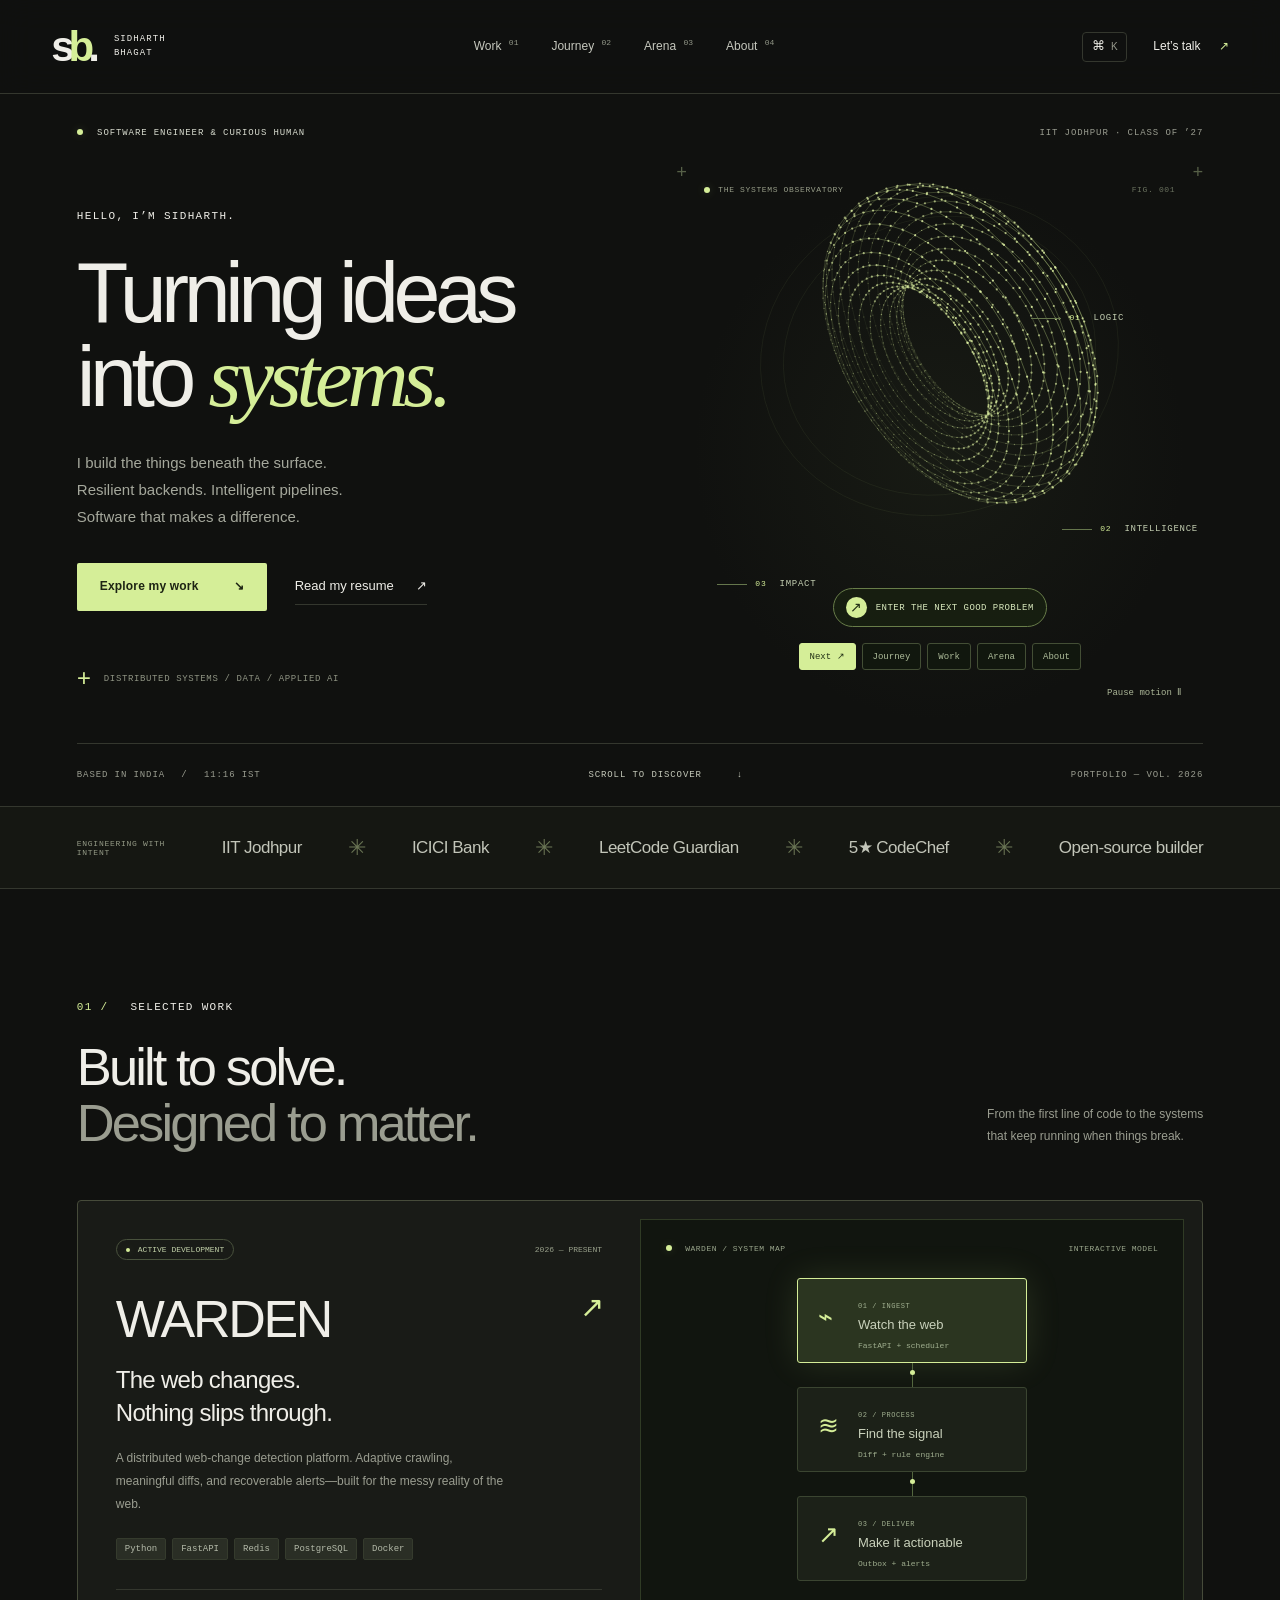
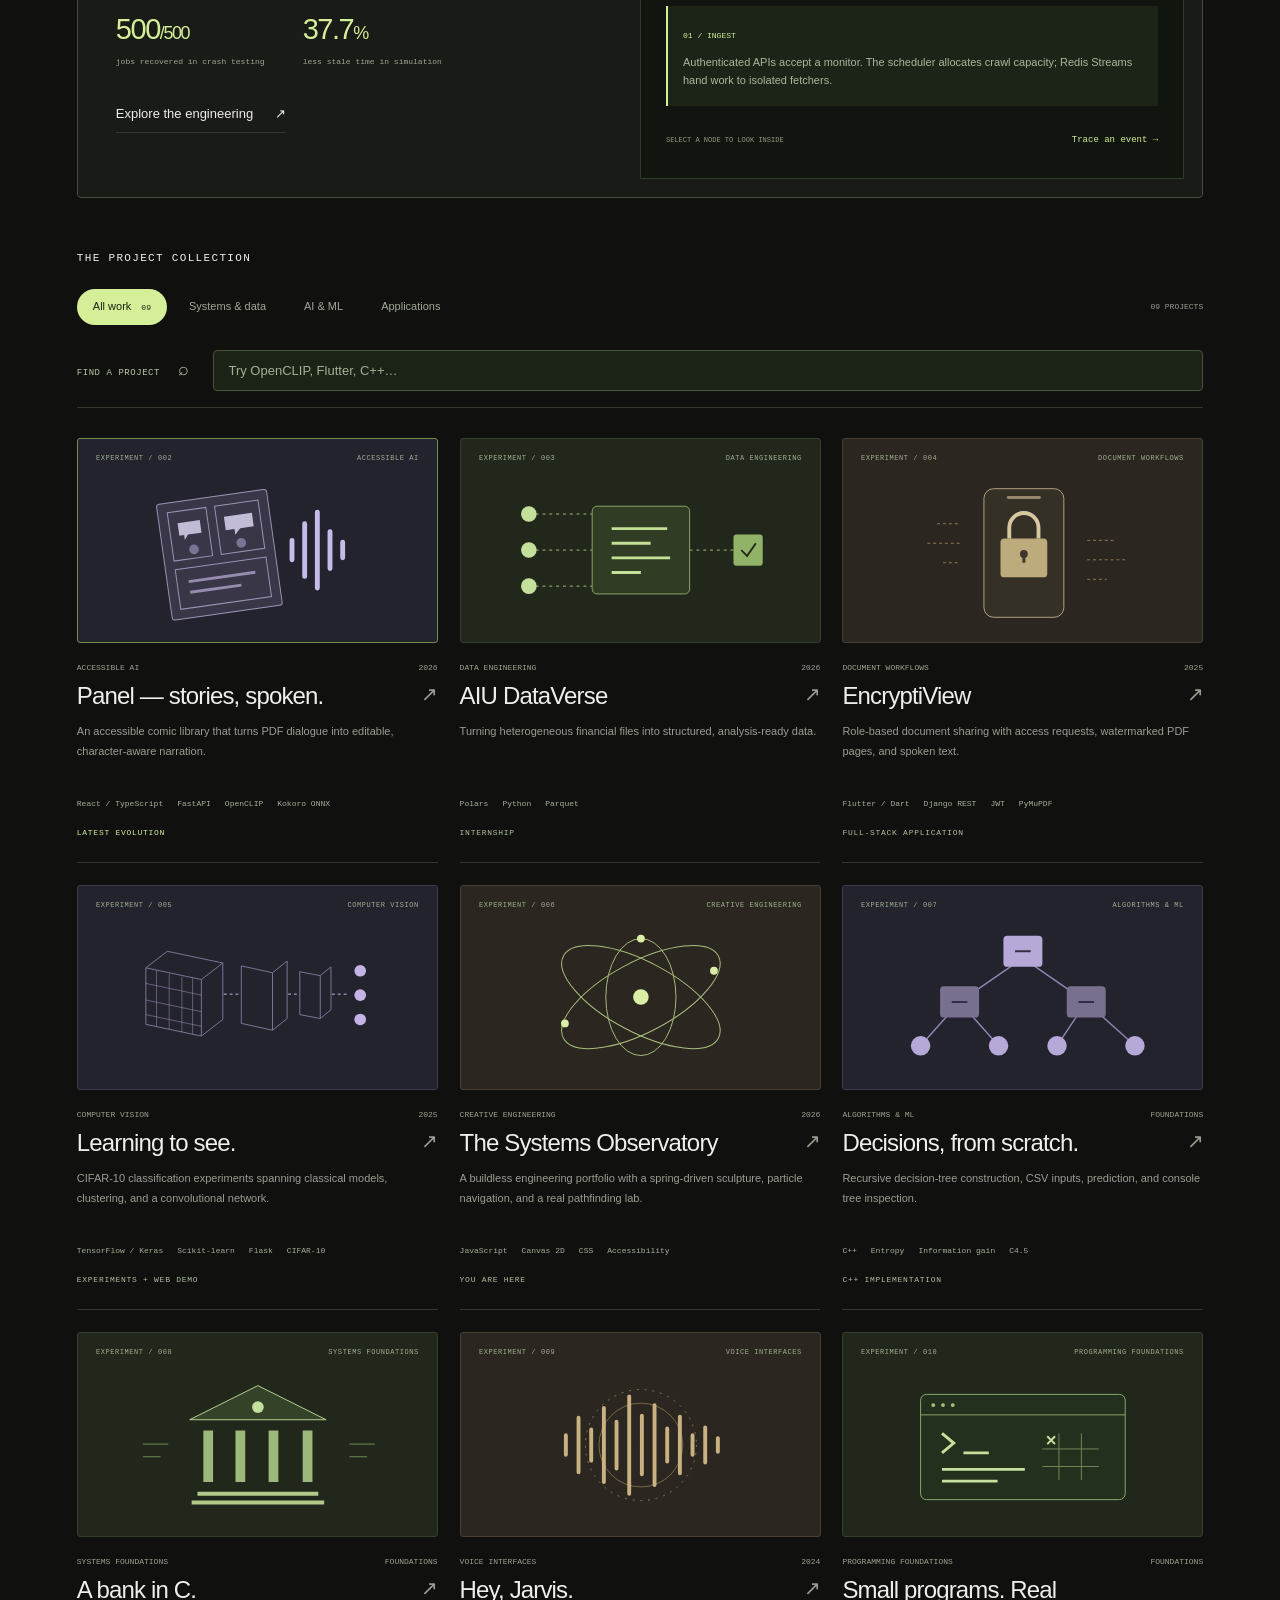
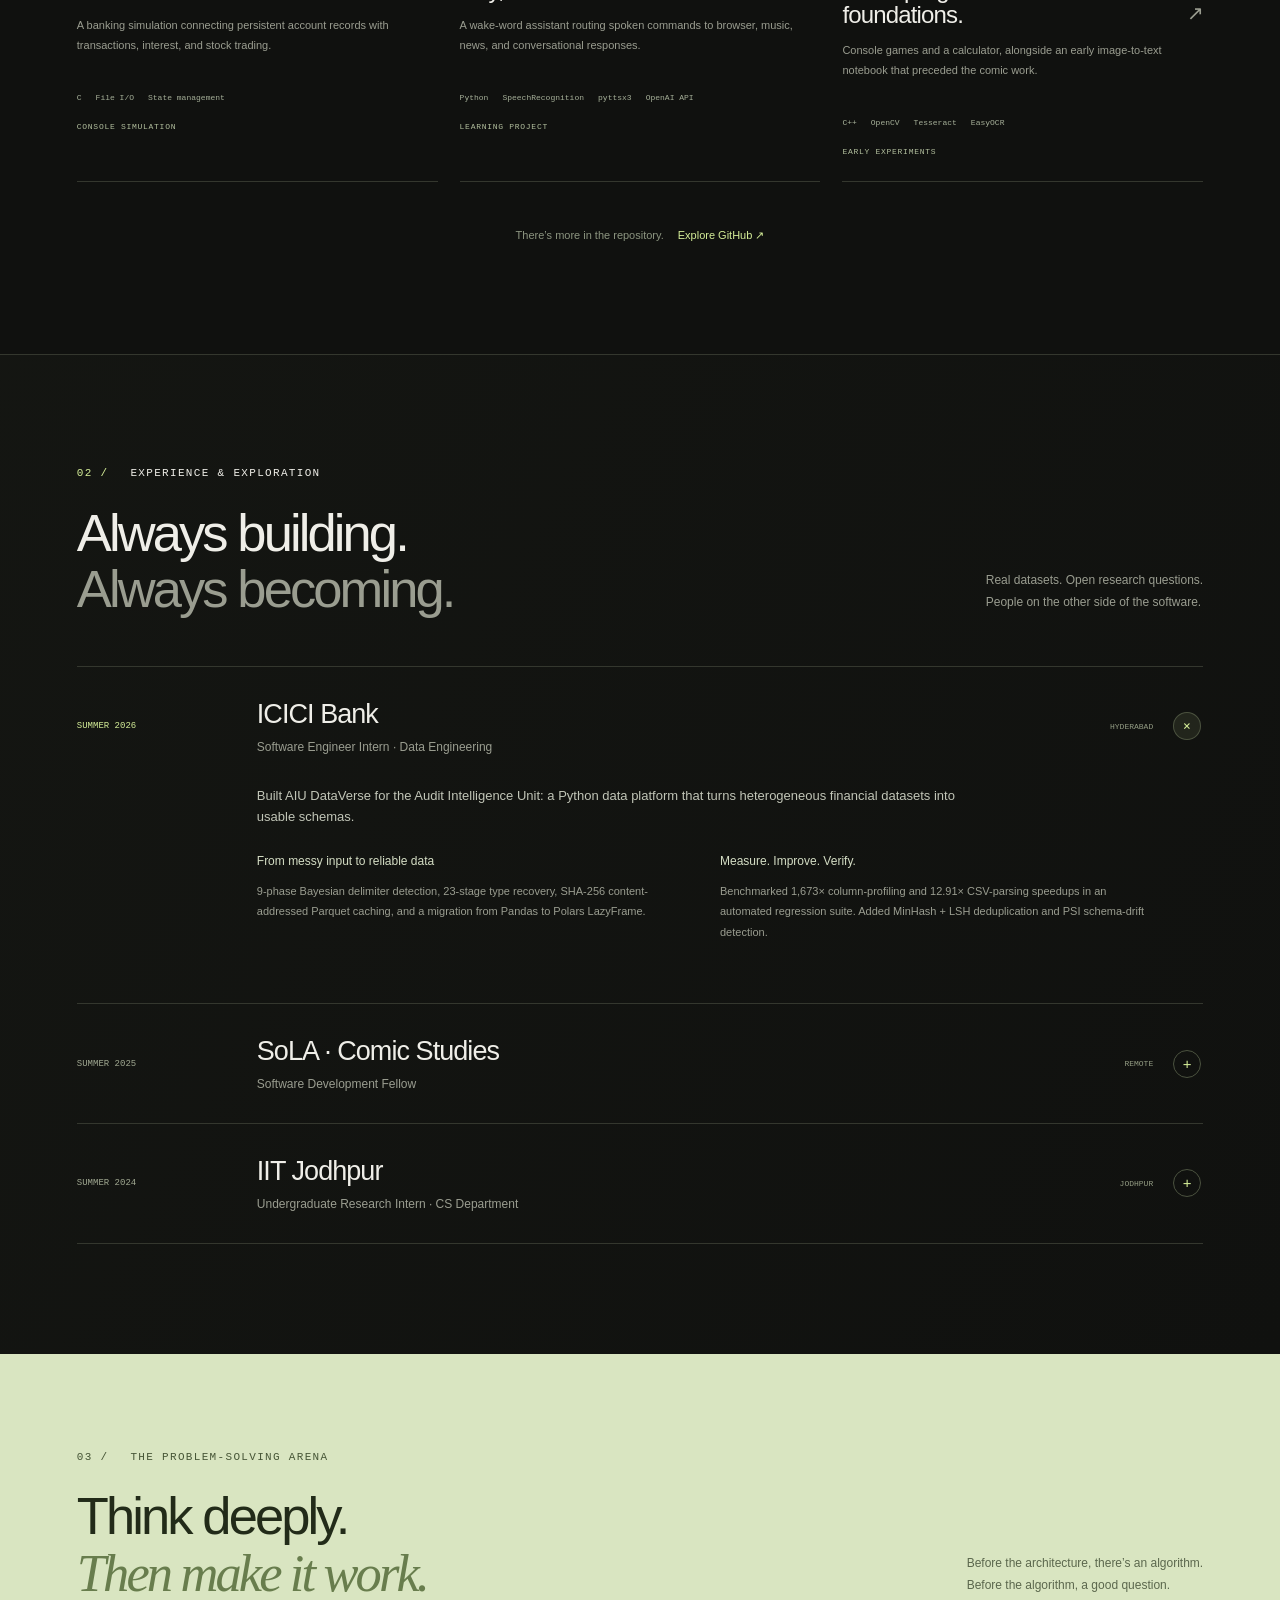
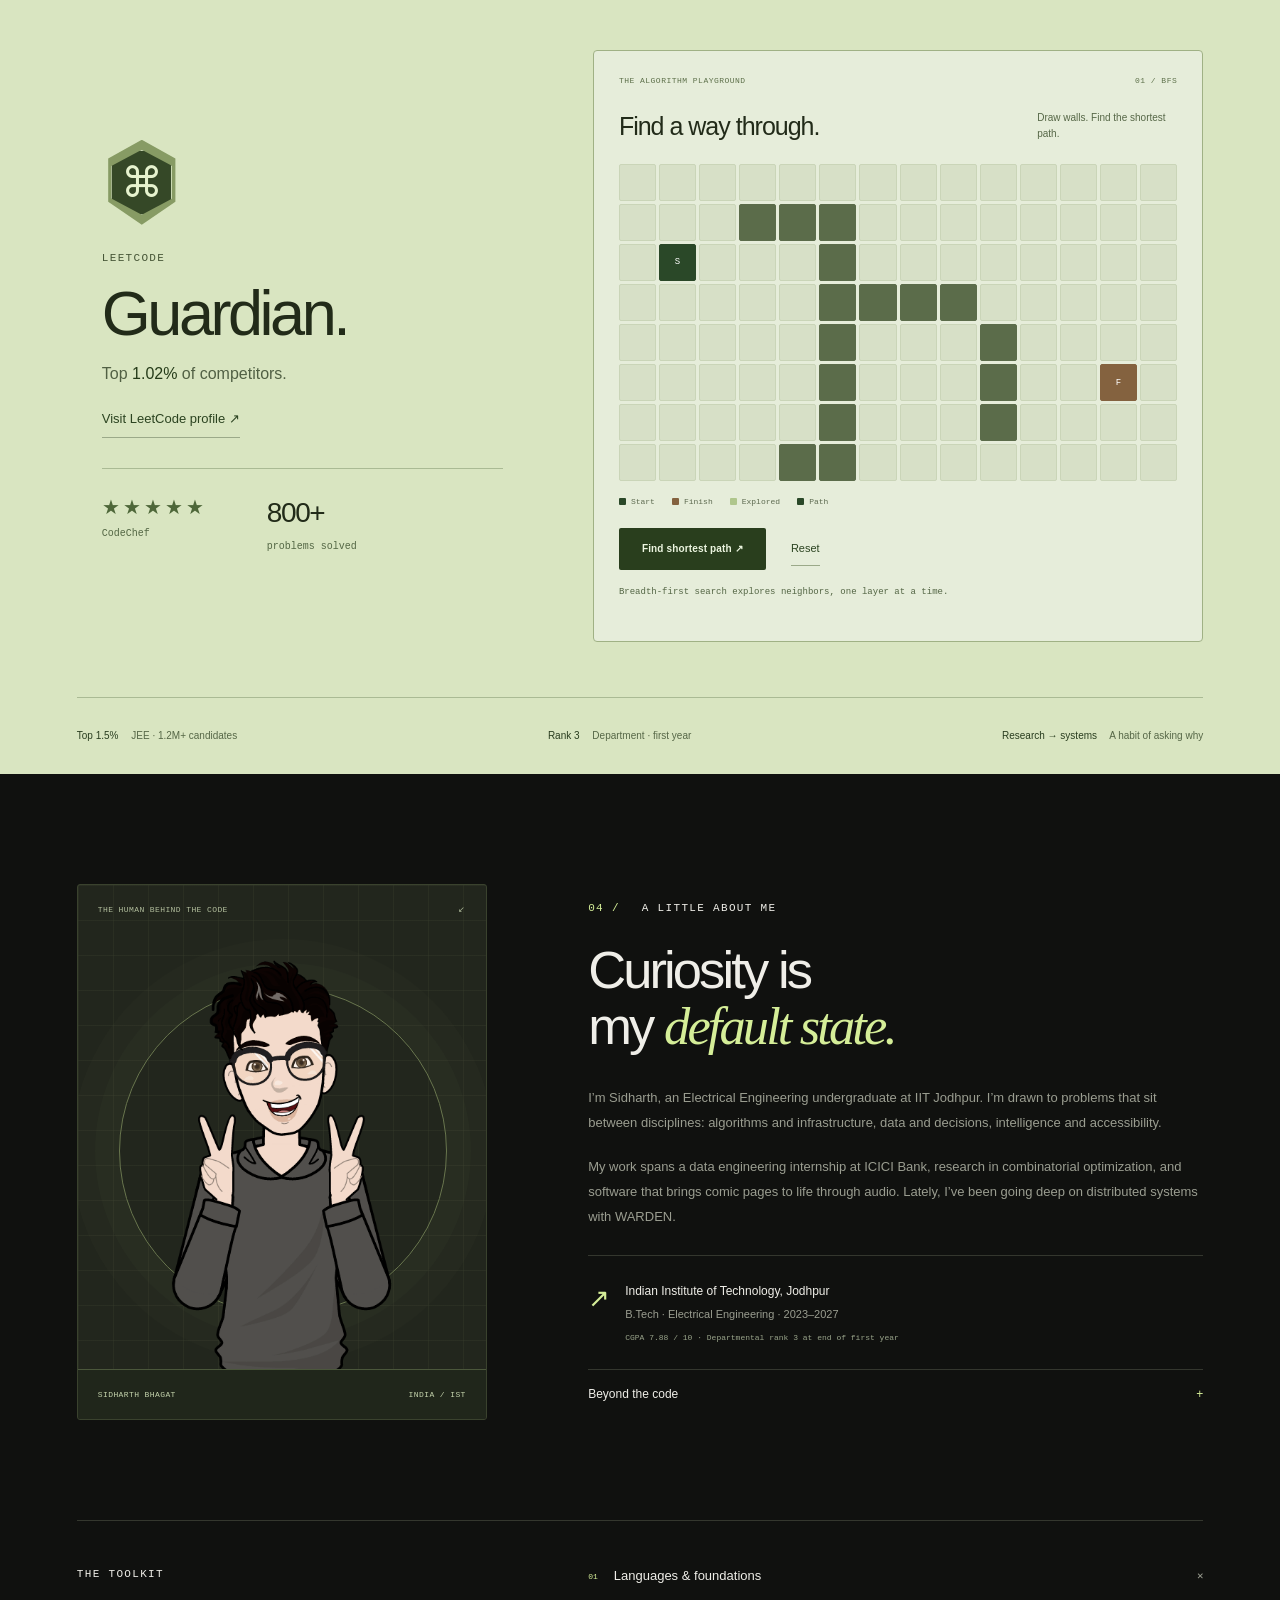
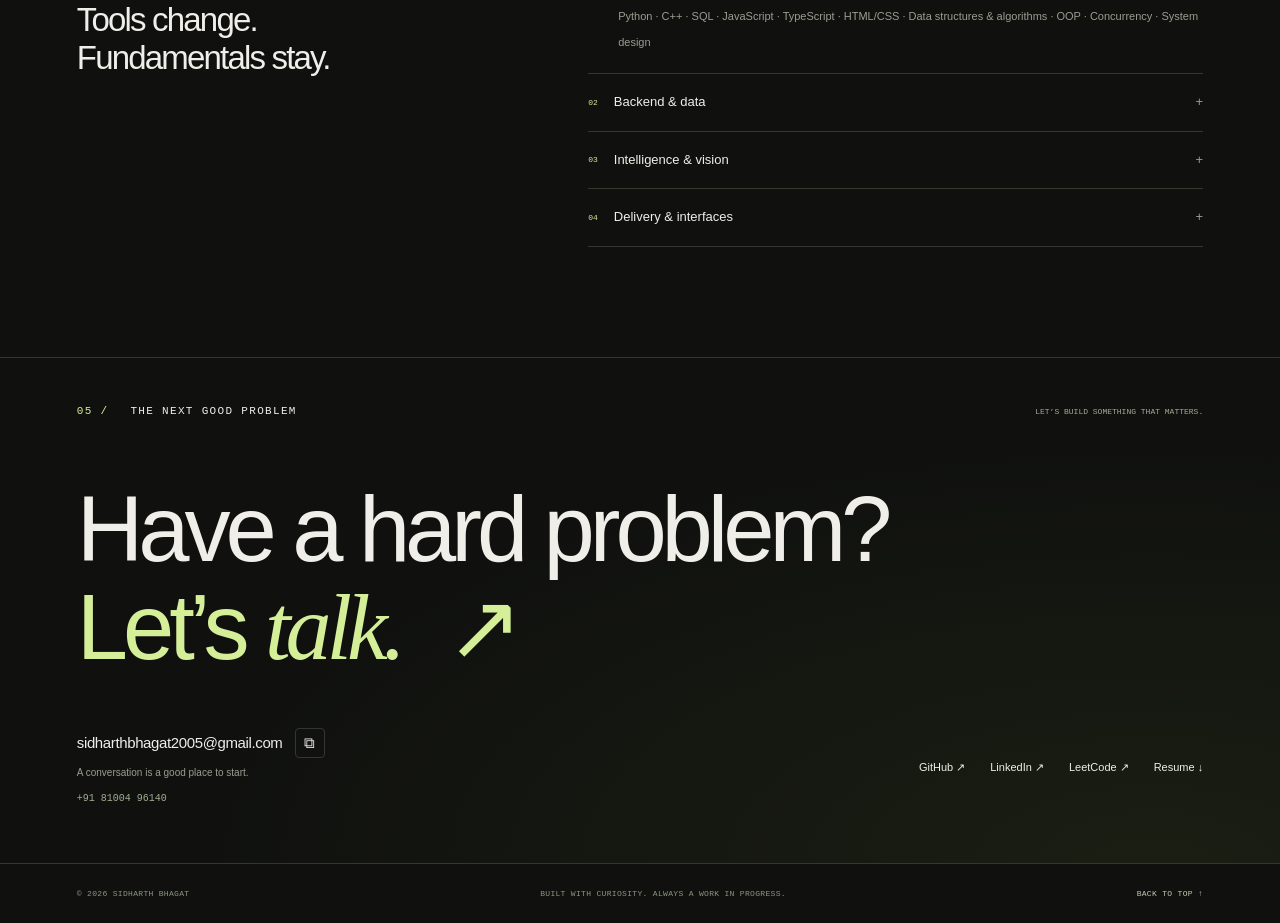
<file: index.html>
<!doctype html>
<html lang="en">
  <head>
    <meta charset="utf-8" />
    <meta name="viewport" content="width=device-width, initial-scale=1" />
    <meta name="theme-color" content="#10110f" />
    <meta
      name="description"
      content="Sidharth Bhagat — software engineer at the intersection of distributed systems, data engineering, and machine learning. IIT Jodhpur, class of 2027."
    />
    <meta property="og:title" content="Sidharth Bhagat — Ideas into systems." />
    <meta
      property="og:description"
      content="Explore distributed systems, accessible AI, and the engineering behind them."
    />
    <meta property="og:type" content="website" />
    <meta property="og:url" content="https://sidharth8100.github.io/" />
    <meta
      property="og:image"
      content="https://sidharth8100.github.io/assets/social-preview.png"
    />
    <meta name="twitter:card" content="summary_large_image" />
    <link rel="canonical" href="https://sidharth8100.github.io/" />
    <link rel="icon" href="assets/favicon.svg" type="image/svg+xml" />
    <link rel="stylesheet" href="styles.css" />
    <script src="script.js" defer></script>
    <script src="observatory.js" defer></script>
    <title>Sidharth Bhagat — Ideas into systems.</title>
  </head>
  <body>
    <a class="skip-link" href="#main">Skip to content</a>
    <div class="reading-progress" aria-hidden="true"></div>
    <header class="site-header">
      <a class="identity" href="#home" aria-label="Sidharth Bhagat, home"
        ><span class="monogram">s<span>b</span>.</span
        ><span class="identity-name">SIDHARTH<br />BHAGAT</span></a
      >
      <nav aria-label="Main navigation">
        <a href="#work">Work <span>01</span></a
        ><a href="#journey">Journey <span>02</span></a
        ><a href="#arena">Arena <span>03</span></a
        ><a href="#about">About <span>04</span></a>
      </nav>
      <div class="header-actions">
        <button
          class="icon-button command-trigger"
          aria-label="Open quick navigation"
          title="Quick navigation (Ctrl or Command + K)"
        >
          ⌘ <span>K</span></button
        ><a class="contact-link" href="#contact">Let’s talk <span>↗</span></a
        ><button
          class="menu-toggle icon-button"
          aria-label="Open menu"
          aria-expanded="false"
        >
          ☰
        </button>
      </div>
    </header>
    <main id="main">
      <section
        class="hero section-shell"
        id="home"
        aria-labelledby="hero-title"
      >
        <div class="hero-topline">
          <span
            ><i class="status-dot"></i> SOFTWARE ENGINEER & CURIOUS HUMAN</span
          ><span>IIT JODHPUR · CLASS OF ’27</span>
        </div>
        <div class="hero-content">
          <div class="hero-copy">
            <p class="eyebrow">HELLO, I’M SIDHARTH.</p>
            <h1 id="hero-title">Turning ideas<br />into <em>systems.</em></h1>
            <p class="hero-description">
              I build the things beneath the surface.<br />Resilient backends.
              Intelligent pipelines.<br />Software that makes a difference.
            </p>
            <div class="hero-cta">
              <a class="button primary" href="#work"
                >Explore my work <span>↘</span></a
              ><a
                class="text-link"
                href="assets/SidharthBhagat.pdf"
                target="_blank"
                rel="noopener"
                >Read my resume <span>↗</span></a
              >
            </div>
            <div class="hero-footnote">
              <span class="tiny-cross">+</span> DISTRIBUTED SYSTEMS / DATA /
              APPLIED AI
            </div>
          </div>
          <div
            class="orbital-scene"
            aria-label="Interactive generative systems sculpture"
          >
            <div class="scene-cross cross-tl" aria-hidden="true">+</div>
            <div class="scene-cross cross-tr" aria-hidden="true">+</div>
            <div class="scene-label">
              <span class="status-dot"></span> THE SYSTEMS OBSERVATORY
              <span class="scene-no">FIG. 001</span>
            </div>
            <canvas id="system-canvas" aria-hidden="true"></canvas>
            <button
              class="sculpture-trigger"
              id="launch-journey"
              aria-label="Burst the sculpture and explore the next good problem"
            >
              <span class="sr-only">Release the signal</span>
            </button>
            <button
              class="orbital-invitation"
              id="launch-signal"
              aria-label="Burst the sculpture and explore the next good problem"
            >
              <span class="launch-glyph">↗</span
              ><span id="launch-label">ENTER THE NEXT GOOD PROBLEM</span>
            </button>
            <div class="orbit-callout callout-a"><span>01</span> LOGIC</div>
            <div class="orbit-callout callout-b">
              <span>02</span> INTELLIGENCE
            </div>
            <div class="orbit-callout callout-c"><span>03</span> IMPACT</div>
            <div
              class="orbital-destinations"
              role="group"
              aria-label="Choose sculpture destination"
            >
              <button data-destination="contact" aria-pressed="true">
                Next ↗</button
              ><button data-destination="journey" aria-pressed="false">
                Journey</button
              ><button data-destination="work" aria-pressed="false">Work</button
              ><button data-destination="arena" aria-pressed="false">
                Arena</button
              ><button data-destination="about" aria-pressed="false">
                About
              </button>
            </div>
            <div class="scene-bottom">
              <button id="motion-toggle" aria-pressed="false">
                Pause motion Ⅱ
              </button>
            </div>
          </div>
        </div>
        <div class="hero-bottom">
          <span
            >BASED IN INDIA <span class="muted">/</span>
            <time id="local-time">IST</time></span
          ><a href="#work">SCROLL TO DISCOVER <span>↓</span></a
          ><span class="edition">PORTFOLIO — VOL. 2026</span>
        </div>
      </section>
      <div class="credentials-strip">
        <span>ENGINEERING WITH INTENT</span>
        <p>
          IIT Jodhpur <b>✳</b> ICICI Bank <b>✳</b> LeetCode Guardian
          <b>✳</b> 5★ CodeChef <b>✳</b> Open-source builder
        </p>
      </div>
      <section
        class="work section-shell"
        id="work"
        aria-labelledby="work-title"
      >
        <div class="section-heading">
          <div>
            <p class="eyebrow"><span>01 /</span> SELECTED WORK</p>
            <h2 id="work-title">
              Built to solve.<br /><span class="muted"
                >Designed to matter.</span
              >
            </h2>
          </div>
          <p>
            From the first line of code to the systems<br
              class="desktop-only"
            />
            that keep running when things break.
          </p>
        </div>
        <article class="featured-project">
          <div class="feature-copy">
            <div class="project-kicker">
              <span class="pill"
                ><i class="status-dot"></i> ACTIVE DEVELOPMENT</span
              ><span>2026 — PRESENT</span>
            </div>
            <h3>WARDEN<span>↗</span></h3>
            <p class="feature-subtitle">
              The web changes.<br />Nothing slips through.
            </p>
            <p class="project-description">
              A distributed web-change detection platform. Adaptive crawling,
              meaningful diffs, and recoverable alerts—built for the messy
              reality of the web.
            </p>
            <div class="tags">
              <span>Python</span><span>FastAPI</span><span>Redis</span
              ><span>PostgreSQL</span><span>Docker</span>
            </div>
            <div class="feature-metrics">
              <div>
                <strong>500<span>/500</span></strong
                ><small>jobs recovered in crash testing</small>
              </div>
              <div>
                <strong>37.7<span>%</span></strong
                ><small>less stale time in simulation</small>
              </div>
            </div>
            <button class="text-link" data-project="warden">
              Explore the engineering <span>↗</span>
            </button>
          </div>
          <div class="pipeline-demo">
            <div class="demo-top">
              <span><i class="status-dot"></i> WARDEN / SYSTEM MAP</span
              ><span>INTERACTIVE MODEL</span>
            </div>
            <div class="pipeline-nodes">
              <button class="pipeline-node active" data-stage="0">
                <span class="node-icon">⌁</span><span>01 / INGEST</span
                ><strong>Watch the web</strong
                ><small>FastAPI + scheduler</small>
              </button>
              <div class="pipe-connector" aria-hidden="true"><i></i></div>
              <button class="pipeline-node" data-stage="1">
                <span class="node-icon">≋</span><span>02 / PROCESS</span
                ><strong>Find the signal</strong
                ><small>Diff + rule engine</small>
              </button>
              <div class="pipe-connector" aria-hidden="true"><i></i></div>
              <button class="pipeline-node" data-stage="2">
                <span class="node-icon">↗</span><span>03 / DELIVER</span
                ><strong>Make it actionable</strong
                ><small>Outbox + alerts</small>
              </button>
            </div>
            <div class="demo-inspector" aria-live="polite">
              <span id="stage-code">01 / INGEST</span>
              <p id="stage-description">
                Authenticated APIs accept a monitor. The scheduler allocates
                crawl capacity; Redis Streams hand work to isolated fetchers.
              </p>
            </div>
            <div class="demo-controls">
              <span>SELECT A NODE TO LOOK INSIDE</span
              ><button id="trace-button">Trace an event <span>→</span></button>
            </div>
          </div>
        </article>
        <div class="collection-heading">
          <p class="eyebrow">THE PROJECT COLLECTION</p>
        </div>
        <div class="project-toolbar">
          <div class="filter-group" role="group" aria-label="Filter projects">
            <button class="filter active" data-filter="all" aria-pressed="true">
              All work <span>09</span></button
            ><button class="filter" data-filter="systems" aria-pressed="false">
              Systems & data</button
            ><button class="filter" data-filter="ai" aria-pressed="false">
              AI & ML</button
            ><button class="filter" data-filter="apps" aria-pressed="false">
              Applications
            </button>
          </div>
          <span id="project-count" aria-live="polite">09 PROJECTS</span>
        </div>
        <label class="project-search" for="project-search">
          <span>FIND A PROJECT <span aria-hidden="true">⌕</span></span>
          <input
            id="project-search"
            type="search"
            placeholder="Try OpenCLIP, Flutter, C++…"
            autocomplete="off"
          />
        </label>
        <div class="project-grid" id="project-grid"></div>
        <div class="project-empty" id="project-empty" hidden>
          <p>No projects match this combination.</p>
          <button id="clear-project-search" class="text-link">
            Reset the collection ↗
          </button>
        </div>
        <noscript
          ><p>
            Explore projects on
            <a href="https://github.com/Sidharth8100">GitHub</a>, including
            ComicStudiesLabApp, Object_detection_PRML, EncryptiView,
            Decision_Tree_Classifier, IC-MAJOR-PROJECT, Jarvis, CodSoft, and
            this portfolio. The downloadable resume contains full project
            details.
          </p></noscript
        >
        <a
          class="archive-link"
          href="https://github.com/Sidharth8100?tab=repositories"
          target="_blank"
          rel="noopener"
          >There’s more in the repository. <span>Explore GitHub ↗</span></a
        >
      </section>
      <section
        class="journey section-shell"
        id="journey"
        aria-labelledby="journey-title"
      >
        <div class="section-heading">
          <div>
            <p class="eyebrow"><span>02 /</span> EXPERIENCE & EXPLORATION</p>
            <h2 id="journey-title">
              Always building.<br /><span class="muted">Always becoming.</span>
            </h2>
          </div>
          <p>
            Real datasets. Open research questions.<br />People on the other
            side of the software.
          </p>
        </div>
        <div class="timeline">
          <details open>
            <summary>
              <span class="timeline-year">SUMMER 2026</span
              ><span class="timeline-title"
                >ICICI Bank<small
                  >Software Engineer Intern · Data Engineering</small
                ></span
              ><span class="timeline-place">HYDERABAD</span
              ><span class="expand-symbol">+</span>
            </summary>
            <div class="timeline-detail">
              <p>
                Built AIU DataVerse for the Audit Intelligence Unit: a Python
                data platform that turns heterogeneous financial datasets into
                usable schemas.
              </p>
              <div class="experience-columns">
                <div>
                  <h4>From messy input to reliable data</h4>
                  <p>
                    9-phase Bayesian delimiter detection, 23-stage type
                    recovery, SHA-256 content-addressed Parquet caching, and a
                    migration from Pandas to Polars LazyFrame.
                  </p>
                </div>
                <div>
                  <h4>Measure. Improve. Verify.</h4>
                  <p>
                    Benchmarked 1,673× column-profiling and 12.91× CSV-parsing
                    speedups in an automated regression suite. Added MinHash +
                    LSH deduplication and PSI schema-drift detection.
                  </p>
                </div>
              </div>
            </div>
          </details>
          <details>
            <summary>
              <span class="timeline-year">SUMMER 2025</span
              ><span class="timeline-title"
                >SoLA · Comic Studies<small
                  >Software Development Fellow</small
                ></span
              ><span class="timeline-place">REMOTE</span
              ><span class="expand-symbol">+</span>
            </summary>
            <div class="timeline-detail">
              <p>
                Built a comic-to-audio accessibility pipeline spanning panel
                segmentation, OCR, dialogue extraction, speaker attribution, and
                emotion-conditioned multi-voice narration.
              </p>
              <div class="experience-columns">
                <div>
                  <h4>4 pages per minute</h4>
                  <p>
                    End-to-end processing throughput across the inference
                    workflow, with speaker attribution for up to five
                    characters.
                  </p>
                </div>
                <div>
                  <h4>Technology with a human purpose</h4>
                  <p>
                    Computer vision and language processing meet a more
                    accessible reading experience.
                  </p>
                  <a
                    class="text-link"
                    href="https://github.com/Sidharth8100/ComicStudiesLabApp"
                    target="_blank"
                    rel="noopener"
                    >Explore the source ↗</a
                  >
                </div>
              </div>
              <a
                class="text-link"
                href="https://drive.google.com/file/d/1dARjL12wQFaWCZVNVf80d1c90rmSnTZv/view?usp=sharing"
                target="_blank"
                rel="noopener"
                >Letter of recommendation ↗</a
              >
            </div>
          </details>
          <details>
            <summary>
              <span class="timeline-year">SUMMER 2024</span
              ><span class="timeline-title"
                >IIT Jodhpur<small
                  >Undergraduate Research Intern · CS Department</small
                ></span
              ><span class="timeline-place">JODHPUR</span
              ><span class="expand-symbol">+</span>
            </summary>
            <div class="timeline-detail">
              <p>
                Worked with Prof. Tanmay Nitin Inamdar on meta-heuristic and
                approximation approaches for combinatorial optimization.
                Benchmarked heuristic algorithms with a 40% improvement
                in solution quality in the studied scenarios.
              </p>
              <a
                class="text-link"
                href="https://drive.google.com/file/d/1srmLI9PyU7f51s-e1VbwC7YzDhtmPXYS/view?usp=sharing"
                target="_blank"
                rel="noopener"
                >Letter of recommendation ↗</a
              >
            </div>
          </details>
        </div>
      </section>
      <section class="arena" id="arena" aria-labelledby="arena-title">
        <div class="section-shell">
          <div class="section-heading">
            <div>
              <p class="eyebrow"><span>03 /</span> THE PROBLEM-SOLVING ARENA</p>
              <h2 id="arena-title">
                Think deeply.<br /><em>Then make it work.</em>
              </h2>
            </div>
            <p>
              Before the architecture, there’s an algorithm.<br />Before the
              algorithm, a good question.
            </p>
          </div>
          <div class="arena-layout">
            <div class="arena-record">
              <div class="rank-emblem" aria-hidden="true"><span>⌘</span></div>
              <p class="eyebrow">LEETCODE</p>
              <h3>Guardian.</h3>
              <p>Top <strong>1.02%</strong> of competitors.</p>
              <a
                class="text-link"
                href="https://leetcode.com/sidharth-bhagat"
                target="_blank"
                rel="noopener"
                >Visit LeetCode profile ↗</a
              >
              <div class="arena-stats">
                <div>
                  <span class="stars" aria-label="5 stars">★★★★★</span
                  ><small>CodeChef</small>
                </div>
                <div><strong>800+</strong><small>problems solved</small></div>
              </div>
            </div>
            <div class="algorithm-lab">
              <div class="demo-top">
                <span>THE ALGORITHM PLAYGROUND</span><span>01 / BFS</span>
              </div>
              <div class="lab-title">
                <h3>Find a way through.</h3>
                <p>Draw walls. Find the shortest path.</p>
              </div>
              <div
                id="path-grid"
                role="group"
                aria-label="Pathfinding grid. Select a cell to toggle a wall."
              ></div>
              <div class="grid-legend">
                <span><i class="legend-start"></i> Start</span
                ><span><i class="legend-end"></i> Finish</span
                ><span><i class="legend-visited"></i> Explored</span
                ><span><i class="legend-path"></i> Path</span>
              </div>
              <div class="lab-controls">
                <button class="button primary" id="solve-path">
                  Find shortest path ↗</button
                ><button class="text-link" id="reset-path">Reset</button>
              </div>
              <p id="path-status" class="lab-status" aria-live="polite">
                Breadth-first search explores neighbors, one layer at a time.
              </p>
            </div>
          </div>
          <div class="achievement-line">
            <span><strong>Top 1.5%</strong> JEE · 1.2M+ candidates</span
            ><span><strong>Rank 3</strong> Department · first year</span
            ><span
              ><strong>Research → systems</strong> A habit of asking why</span
            >
          </div>
        </div>
      </section>
      <section
        class="about section-shell"
        id="about"
        aria-labelledby="about-title"
      >
        <div class="about-layout">
          <div class="portrait-panel">
            <div class="portrait-caption">
              <span>THE HUMAN BEHIND THE CODE</span><span>↙</span>
            </div>
            <img
              src="assets/portrait.png"
              alt="Illustrated avatar of Sidharth, smiling and making peace signs"
              width="474"
              height="591"
              loading="lazy"
            />
            <div class="portrait-bottom">
              <span>SIDHARTH BHAGAT</span><span>INDIA / IST</span>
            </div>
          </div>
          <div class="about-copy">
            <p class="eyebrow"><span>04 /</span> A LITTLE ABOUT ME</p>
            <h2 id="about-title">
              Curiosity is<br />my <em>default state.</em>
            </h2>
            <p>
              I’m Sidharth, an Electrical Engineering undergraduate at IIT
              Jodhpur. I’m drawn to problems that sit between disciplines:
              algorithms and infrastructure, data and decisions, intelligence
              and accessibility.
            </p>
            <p>
              My work spans a data engineering internship at ICICI Bank,
              research in combinatorial optimization, and software that brings
              comic pages to life through audio. Lately, I’ve been going deep on
              distributed systems with WARDEN.
            </p>
            <div class="education">
              <span class="education-mark">↗</span>
              <div>
                <strong>Indian Institute of Technology, Jodhpur</strong>
                <p>B.Tech · Electrical Engineering · 2023–2027</p>
                <small
                  >CGPA 7.88 / 10 · Departmental rank 3 at end of first
                  year</small
                >
              </div>
            </div>
            <details class="more-about">
              <summary>Beyond the code <span>+</span></summary>
              <p>
                Assistant Head for Varchas’25 and Prometeo’25 at IIT Jodhpur. A−
                grades in Linear Algebra and Differential Equations,
                Differential Integral Calculus, and Computer Vision.
              </p>
              <p>
                Class XII: Emanuel Mission School, Kota · 2023 · 85%<br />Class
                X: Techno India Group Public School, Hooghly · 2021 · 95%
              </p>
            </details>
          </div>
        </div>
        <div class="toolkit">
          <div>
            <p class="eyebrow">THE TOOLKIT</p>
            <h3>Tools change.<br />Fundamentals stay.</h3>
          </div>
          <div class="skill-groups">
            <details open>
              <summary>
                <span>01</span> Languages & foundations <b>+</b>
              </summary>
              <p>
                Python · C++ · SQL · JavaScript · TypeScript · HTML/CSS · Data
                structures & algorithms · OOP · Concurrency · System design
              </p>
            </details>
            <details>
              <summary><span>02</span> Backend & data <b>+</b></summary>
              <p>
                FastAPI · Django · Django REST Framework · REST APIs ·
                PostgreSQL · Redis · Polars · Pandas · NumPy · Parquet · ETL ·
                Schema inference
              </p>
            </details>
            <details>
              <summary><span>03</span> Intelligence & vision <b>+</b></summary>
              <p>
                PyTorch · TensorFlow · Keras · Scikit-learn · OpenCV · CUDA ·
                CNNs · XGBoost · NLP · OCR · OpenCLIP · ONNX · Speech synthesis
              </p>
            </details>
            <details>
              <summary><span>04</span> Delivery & interfaces <b>+</b></summary>
              <p>
                Docker · Kubernetes · Git · Linux · CI/CD · Prometheus · Grafana
                · Google Cloud APIs · React · TypeScript · Flutter · Vite ·
                Three.js
              </p>
            </details>
          </div>
        </div>
      </section>
      <section
        class="contact section-shell"
        id="contact"
        aria-labelledby="contact-title"
      >
        <div class="contact-top">
          <p class="eyebrow"><span>05 /</span> THE NEXT GOOD PROBLEM</p>
          <span>LET’S BUILD SOMETHING THAT MATTERS.</span>
        </div>
        <h2 id="contact-title">
          Have a hard problem?<br /><a
            href="mailto:sidharthbhagat2005@gmail.com"
            >Let’s <em>talk.</em> <span>↗</span></a
          >
        </h2>
        <div class="contact-bottom">
          <div>
            <a class="email-link" href="mailto:sidharthbhagat2005@gmail.com"
              >sidharthbhagat2005@gmail.com</a
            ><button
              id="copy-email"
              class="icon-button"
              aria-label="Copy email address"
              title="Copy email address"
            >
              ⧉
            </button>
            <p id="copy-status" class="note" aria-live="polite">
              A conversation is a good place to start.
            </p>
            <a class="phone-link" href="tel:+918100496140">+91 81004 96140</a>
          </div>
          <div class="social-links">
            <a
              href="https://github.com/Sidharth8100"
              target="_blank"
              rel="noopener"
              >GitHub ↗</a
            ><a
              href="https://www.linkedin.com/in/sidharth-bhagat/"
              target="_blank"
              rel="noopener"
              >LinkedIn ↗</a
            ><a
              href="https://leetcode.com/sidharth-bhagat"
              target="_blank"
              rel="noopener"
              >LeetCode ↗</a
            ><a href="assets/SidharthBhagat.pdf" download>Resume ↓</a>
          </div>
        </div>
      </section>
    </main>
    <div id="flight-overlay" aria-hidden="true" hidden>
      <canvas id="flight-canvas"></canvas>
    </div>
    <p id="flight-status" class="sr-only" role="status"></p>
    <footer class="section-shell">
      <span>© <span id="year">2026</span> SIDHARTH BHAGAT</span
      ><span>BUILT WITH CURIOSITY. ALWAYS A WORK IN PROGRESS.</span
      ><a href="#home">BACK TO TOP ↑</a>
    </footer>
    <dialog id="project-dialog" aria-labelledby="dialog-title">
      <button
        class="dialog-close icon-button"
        aria-label="Close project details"
      >
        ×
      </button>
      <div id="project-detail"></div>
    </dialog>
    <dialog id="command-dialog" aria-labelledby="command-title">
      <div class="command-heading">
        <h2 id="command-title">Where to?</h2>
        <button
          class="dialog-close icon-button"
          aria-label="Close quick navigation"
        >
          ×
        </button>
      </div>
      <label class="sr-only" for="command-search"
        >Search sections and projects</label
      ><input
        id="command-search"
        type="search"
        placeholder="Search work, experience, resume…"
        autocomplete="off"
      />
      <div id="command-results"></div>
      <p class="note">Tab to navigate · Enter to open · Esc to close</p>
    </dialog>
  </body>
</html>
</file>
<file: styles.css>
/* The observatory: quiet surfaces, precise diagrams, and oversized editorial type. */
:root {
  --bg: #10110f;
  --surface: #191b17;
  --surface-2: #20231d;
  --ink: #efeee8;
  --muted: #9a9d90;
  --line: #34372e;
  --accent: #d5ee98;
  --mono: "Courier New", monospace;
  --sans: "Arial", sans-serif;
  --radius: 4px;
  color-scheme: dark;
}
* {
  box-sizing: border-box;
}
html {
  scroll-behavior: smooth;
  scroll-padding-top: 100px;
}
body {
  margin: 0;
  background: var(--bg);
  color: var(--ink);
  font-family: var(--sans);
  font-size: 15px;
  line-height: 1.6;
}
body:has(dialog[open]) {
  overflow: hidden;
}
::selection {
  background: var(--accent);
  color: var(--bg);
}
a {
  color: inherit;
  text-decoration: none;
}
button,
input {
  font: inherit;
}
button {
  cursor: pointer;
  color: inherit;
}
button,
a {
  -webkit-tap-highlight-color: transparent;
}
button {
  border: 0;
  background: none;
}
button:disabled {
  cursor: wait;
  opacity: 0.65;
}
button:focus-visible,
a:focus-visible,
summary:focus-visible,
input:focus-visible {
  outline: 2px solid var(--accent);
  outline-offset: 6px;
}
h1,
h2,
h3,
h4,
p {
  margin: 0;
}
h1,
h2,
h3 {
  font-weight: 500;
  line-height: 1.04;
  letter-spacing: -0.055em;
}
em {
  font-family: Georgia, "Times New Roman", serif;
  font-weight: 400;
}
p {
  color: var(--muted);
}
.section-shell {
  max-width: 1536px;
  padding-left: 6%;
  padding-right: 6%;
  margin: auto;
}
.eyebrow {
  font-family: var(--mono);
  font-size: 11px;
  letter-spacing: 0.12em;
  color: var(--ink);
  line-height: 1.6;
}
.eyebrow > span {
  color: var(--accent);
  margin-right: 14px;
}
.muted {
  color: var(--muted);
}
.status-dot {
  display: inline-block;
  width: 6px;
  height: 6px;
  background: var(--accent);
  border-radius: 50%;
  margin-right: 8px;
  box-shadow: 0 0 10px #d5ee9833;
}
.text-link {
  display: inline-flex;
  align-items: center;
  gap: 22px;
  font-size: 13px;
  font-weight: 500;
  padding: 7px 0;
  border-bottom: 1px solid var(--line);
  transition:
    color 0.2s,
    border-color 0.2s;
}
.text-link:hover {
  color: var(--accent);
  border-color: var(--accent);
}
.button {
  display: inline-flex;
  justify-content: center;
  align-items: center;
  gap: 35px;
  min-height: 48px;
  padding: 12px 22px;
  font-size: 12px;
  font-weight: bold;
  letter-spacing: 0.015em;
  border: 1px solid transparent;
  border-radius: 2px;
  transition:
    background 0.2s,
    transform 0.2s;
}
.primary {
  background: var(--accent);
  color: #1d2413;
}
.primary:hover {
  background: #e5ffb0;
  transform: translateY(-2px);
}
.icon-button {
  border: 1px solid var(--line);
  border-radius: 4px;
  min-width: 38px;
  min-height: 38px;
  display: inline-flex;
  align-items: center;
  justify-content: center;
  gap: 6px;
}
.icon-button:hover {
  border-color: var(--accent);
  color: var(--accent);
}
.note {
  font-size: 10px;
  line-height: 1.6;
  color: var(--muted);
}
.skip-link {
  position: fixed;
  top: -70px;
  left: 20px;
  z-index: 100;
  padding: 10px 20px;
  background: var(--accent);
  color: var(--bg);
}
.skip-link:focus {
  top: 12px;
}
.sr-only {
  position: absolute;
  width: 1px;
  height: 1px;
  padding: 0;
  margin: -1px;
  overflow: hidden;
  clip: rect(0, 0, 0, 0);
  white-space: nowrap;
  border: 0;
}
.reading-progress {
  position: fixed;
  left: 0;
  top: 0;
  height: 2px;
  background: var(--accent);
  z-index: 60;
  width: 0;
}
.site-header {
  height: 94px;
  padding: 0 4%;
  display: flex;
  align-items: center;
  justify-content: space-between;
  border-bottom: 1px solid var(--line);
  position: sticky;
  top: 0;
  z-index: 40;
  background: #10110fee;
  backdrop-filter: blur(16px);
}
.identity {
  display: flex;
  gap: 20px;
  align-items: center;
}
.monogram {
  font-weight: 800;
  font-size: 42px;
  letter-spacing: -6px;
  line-height: 1;
}
.monogram span {
  color: var(--accent);
}
.identity-name {
  font-family: var(--mono);
  font-size: 9px;
  letter-spacing: 0.12em;
  line-height: 1.5;
}
.site-header nav {
  display: flex;
  gap: 33px;
}
.site-header nav a {
  font-size: 12px;
  color: #c6c8be;
}
.site-header nav a:hover,
.site-header nav a.current {
  color: var(--accent);
}
.site-header nav a span {
  font-family: var(--mono);
  font-size: 8px;
  color: #929788;
  vertical-align: super;
  margin-left: 4px;
}
.header-actions {
  display: flex;
  align-items: center;
  gap: 26px;
}
.command-trigger {
  font-size: 13px;
  min-height: 30px;
  min-width: 45px;
}
.command-trigger span {
  font-size: 10px;
  color: var(--muted);
}
.contact-link {
  font-size: 12px;
}
.contact-link span {
  margin-left: 15px;
  color: var(--accent);
}
.menu-toggle {
  display: none;
}
.hero {
  padding-top: 34px;
}
.hero-topline,
.hero-bottom {
  font: 9px var(--mono);
  letter-spacing: 0.1em;
  display: flex;
  justify-content: space-between;
  align-items: center;
  color: var(--muted);
}
.hero-topline > span:first-child {
  color: #d8dccf;
}
.hero-content {
  display: grid;
  grid-template-columns: 1.1fr 1fr;
  align-items: center;
  min-height: 605px;
  gap: 20px;
}
.hero-copy {
  position: relative;
  z-index: 2;
  padding-top: 20px;
}
.hero-copy .eyebrow {
  margin-bottom: 25px;
}
.hero h1 {
  font-size: clamp(58px, 6.6vw, 106px);
  line-height: 1;
  letter-spacing: -0.066em;
}
.hero h1 em {
  color: var(--accent);
  letter-spacing: -0.06em;
}
.hero-description {
  margin-top: 28px;
  font-size: 15px;
  line-height: 1.8;
  color: #a5a89c;
}
.hero-cta {
  display: flex;
  align-items: center;
  gap: 28px;
  margin-top: 33px;
}
.hero-footnote {
  margin-top: 55px;
  display: flex;
  align-items: center;
  gap: 12px;
  font: 9px var(--mono);
  letter-spacing: 0.07em;
  color: #8f9483;
}
.tiny-cross {
  color: var(--accent);
  font: 24px var(--mono);
}
.hero-bottom {
  padding: 26px 0;
  border-top: 1px solid var(--line);
}
.hero-bottom a {
  display: flex;
  gap: 35px;
  color: #c5c9ba;
}
.hero-bottom .muted {
  margin: 0 10px;
}
.orbital-scene {
  height: 515px;
  position: relative;
  background: radial-gradient(ellipse at 50% 52%, #37412833, transparent 66%);
  overflow: hidden;
}
.orbital-scene canvas {
  display: block;
  width: 100%;
  height: 100%;
  touch-action: pan-y;
}
.scene-label {
  position: absolute;
  top: 22px;
  left: 28px;
  right: 28px;
  font: 8px var(--mono);
  letter-spacing: 0.08em;
  color: #989e89;
  display: flex;
  align-items: center;
  pointer-events: none;
}
.scene-no {
  margin-left: auto;
  color: #69715e;
}
.scene-cross {
  position: absolute;
  top: 0;
  color: #566047;
  font: 18px var(--mono);
}
.cross-tl {
  left: 0;
}
.cross-tr {
  right: 0;
}
.scene-bottom {
  position: absolute;
  bottom: 10px;
  left: 28px;
  right: 28px;
  display: flex;
  align-items: center;
  justify-content: space-between;
  font: 8px var(--mono);
  letter-spacing: 0.06em;
  color: #868e78;
}
.scene-bottom button {
  font-size: 9px;
  color: #abb697;
  padding: 10px;
}
.orbit-callout {
  position: absolute;
  font: 9px var(--mono);
  letter-spacing: 0.08em;
  pointer-events: none;
  color: #c2cdb0;
}
.orbit-callout span {
  color: var(--accent);
  font-size: 8px;
  margin-right: 7px;
}
.orbit-callout:before {
  content: "";
  width: 30px;
  height: 1px;
  background: #65764c;
  position: absolute;
  left: -38px;
  top: 5px;
}
.callout-a {
  top: 27%;
  right: 15%;
}
.callout-b {
  top: 65%;
  right: 1%;
}
.callout-c {
  top: 75%;
  left: 15%;
}
.credentials-strip {
  border-top: 1px solid var(--line);
  border-bottom: 1px solid var(--line);
  padding: 23px 6%;
  display: flex;
  align-items: center;
  gap: 45px;
  background: #151712;
}
.credentials-strip > span {
  font: 8px var(--mono);
  letter-spacing: 0.09em;
  color: #949a86;
  max-width: 100px;
}
.credentials-strip p {
  display: flex;
  align-items: center;
  justify-content: space-between;
  flex: 1;
  font-size: 17px;
  letter-spacing: -0.03em;
  color: #c2c5b9;
  gap: 20px;
}
.credentials-strip b {
  font-size: 22px;
  color: #697454;
  font-weight: 400;
}
.work,
.journey,
.about {
  padding-top: 110px;
  padding-bottom: 110px;
}
.section-heading {
  display: flex;
  align-items: flex-end;
  justify-content: space-between;
  gap: 35px;
  margin-bottom: 48px;
}
.section-heading h2 {
  font-size: clamp(38px, 4.1vw, 62px);
  line-height: 1.08;
  margin-top: 22px;
}
.section-heading > p {
  font-size: 12px;
  line-height: 1.85;
  margin-bottom: 5px;
}
.featured-project {
  display: grid;
  grid-template-columns: 1fr 1fr;
  border: 1px solid #464b3a;
  background: var(--surface);
  border-radius: 4px;
  overflow: hidden;
}
.feature-copy {
  padding: 38px;
}
.project-kicker {
  display: flex;
  align-items: center;
  justify-content: space-between;
  font: 8px var(--mono);
  color: #9aa28c;
  gap: 10px;
}
.pill {
  display: inline-flex;
  align-items: center;
  border: 1px solid #49523d;
  padding: 5px 9px;
  border-radius: 20px;
  font: 8px var(--mono);
  color: #c3d2aa;
  white-space: nowrap;
}
.pill .status-dot {
  width: 4px;
  height: 4px;
}
.featured-project h3 {
  font-size: 52px;
  letter-spacing: -0.045em;
  margin: 32px 0 18px;
  display: flex;
  justify-content: space-between;
}
.featured-project h3 > span {
  font-size: 29px;
  color: var(--accent);
}
.feature-subtitle {
  color: var(--ink);
  font-size: 24px;
  line-height: 1.35;
  letter-spacing: -0.03em;
}
.project-description {
  font-size: 12px;
  line-height: 1.9;
  margin-top: 18px;
  max-width: 390px;
}
.tags {
  display: flex;
  gap: 6px;
  flex-wrap: wrap;
  margin-top: 23px;
}
.tags span {
  font: 9px var(--mono);
  color: #b4baa9;
  background: #2a2e25;
  padding: 5px 8px;
  border: 1px solid #353b2d;
  border-radius: 2px;
}
.feature-metrics {
  display: flex;
  gap: 38px;
  border-top: 1px solid var(--line);
  padding-top: 22px;
  margin-top: 29px;
  margin-bottom: 26px;
}
.feature-metrics strong {
  display: block;
  font-size: 29px;
  letter-spacing: -0.05em;
  font-weight: 500;
  color: var(--accent);
  line-height: 1.2;
}
.feature-metrics strong span {
  font-size: 18px;
}
.feature-metrics small {
  font: 8px var(--mono);
  color: #a0a692;
}
.pipeline-demo {
  margin: 18px 18px 18px 0;
  background: #11150f;
  border: 1px solid #303b25;
  position: relative;
  padding: 24px 25px;
  display: flex;
  flex-direction: column;
  justify-content: space-between;
  background-image: radial-gradient(#57634344 0.6px, transparent 0.6px);
  background-size: 16px 16px;
}
.demo-top {
  font: 8px var(--mono);
  letter-spacing: 0.06em;
  display: flex;
  justify-content: space-between;
  color: #9ba78d;
  gap: 10px;
}
.pipeline-nodes {
  padding: 25px 20px;
  display: flex;
  flex-direction: column;
  align-items: center;
}
.pipeline-node {
  position: relative;
  padding: 12px 18px 12px 60px;
  width: 230px;
  text-align: left;
  border: 1px solid #3b4531;
  background: #1c2118;
  border-radius: 3px;
  transition: all 0.25s;
}
.pipeline-node > span:not(.node-icon) {
  font: 7px var(--mono);
  letter-spacing: 0.08em;
  color: #a0af8f;
}
.pipeline-node strong {
  display: block;
  font-size: 13px;
  font-weight: 500;
  color: #c9d1bb;
}
.pipeline-node small {
  display: block;
  font: 8px var(--mono);
  color: #a0af8f;
  margin-top: 5px;
}
.pipeline-node.active {
  border-color: var(--accent);
  background: #2b3520;
  box-shadow: 0 0 35px #c8ed8620;
}
.node-icon {
  position: absolute;
  left: 20px;
  top: 25px;
  font-size: 25px;
  color: var(--accent);
  line-height: 1;
}
.pipe-connector {
  height: 24px;
  width: 1px;
  background: #53663e;
  position: relative;
}
.pipe-connector i {
  position: absolute;
  left: -2px;
  top: 7px;
  height: 5px;
  width: 5px;
  background: var(--accent);
  border-radius: 50%;
}
.demo-inspector {
  padding: 15px;
  border-left: 2px solid var(--accent);
  background: #1c2417;
  min-height: 100px;
}
.demo-inspector > span {
  font: 8px var(--mono);
  color: var(--accent);
}
.demo-inspector p {
  font-size: 11px;
  color: #aab79c;
  margin-top: 8px;
  line-height: 1.7;
}
.demo-controls {
  display: flex;
  justify-content: space-between;
  align-items: center;
  margin-top: 20px;
  gap: 10px;
}
.demo-controls > span {
  font: 7px var(--mono);
  color: #8e9a81;
}
.demo-controls button {
  font: 9px var(--mono);
  color: var(--accent);
  padding: 9px 0;
}
.project-toolbar {
  display: flex;
  align-items: center;
  justify-content: space-between;
  margin-top: 48px;
  margin-bottom: 25px;
  gap: 20px;
}
.filter-group {
  display: flex;
  gap: 6px;
  flex-wrap: wrap;
}
.filter {
  font-size: 11px;
  color: #a1a797;
  border: 1px solid transparent;
  border-radius: 20px;
  padding: 8px 15px;
}
.filter.active {
  background: var(--accent);
  color: #1b2312;
}
.filter:not(.active):hover {
  border-color: var(--line);
}
.filter span {
  font: 8px var(--mono);
  margin-left: 7px;
}
.project-toolbar > span {
  font: 8px var(--mono);
  color: var(--muted);
  white-space: nowrap;
}
.project-grid {
  display: grid;
  grid-template-columns: repeat(3, 1fr);
  gap: 22px;
}
.project-card {
  min-width: 0;
  border-bottom: 1px solid var(--line);
  padding-bottom: 25px;
}
.project-card[hidden] {
  display: none;
}
.project-art {
  position: relative;
  height: 205px;
  overflow: hidden;
  background: #21281b;
  display: flex;
  align-items: center;
  justify-content: center;
  border: 1px solid #343e2a;
  border-radius: 3px;
  margin-bottom: 20px;
  transition: border-color 0.25s;
}
.project-card:hover .project-art {
  border-color: #8a9f69;
}
.art-topline {
  position: absolute;
  top: 15px;
  left: 18px;
  right: 18px;
  display: flex;
  justify-content: space-between;
  font: 7px var(--mono);
  letter-spacing: 0.08em;
  color: #9fae8f;
}
.project-art svg {
  width: 83%;
  height: 72%;
  margin-top: 20px;
  transition: transform 0.5s;
}
.project-card:hover svg {
  transform: scale(1.04);
}
.art-ai {
  background: #23232e;
  border-color: #3d3b4f;
}
.art-apps {
  background: #2b2720;
  border-color: #484031;
}
.card-meta {
  display: flex;
  justify-content: space-between;
  color: #9ca28e;
  font: 8px var(--mono);
  margin-bottom: 12px;
  text-transform: uppercase;
}
.project-card h3 {
  font-size: 24px;
  letter-spacing: -0.035em;
  display: flex;
  justify-content: space-between;
  align-items: center;
}
.project-card h3 button {
  text-align: left;
  padding: 0;
  font: inherit;
  letter-spacing: inherit;
}
.project-card h3 button:after {
  content: "↗";
  position: absolute;
  right: 0;
  color: var(--muted);
  font-size: 20px;
}
.project-card h3 {
  position: relative;
  padding-right: 28px;
}
.project-card > p {
  font-size: 11px;
  line-height: 1.85;
  margin-top: 12px;
  min-height: 62px;
}
.project-card .tags {
  margin-top: 16px;
}
.project-card .tags span {
  background: none;
  border: 0;
  padding: 0;
  margin-right: 8px;
  color: #a6b099;
  font-size: 8px;
}
.archive-link {
  display: flex;
  justify-content: center;
  gap: 14px;
  font-size: 11px;
  margin-top: 45px;
  color: #8c9580;
}
.archive-link span {
  color: var(--accent);
}
.journey {
  border-top: 1px solid var(--line);
  background: linear-gradient(120deg, #181a1580, transparent);
}
.timeline details {
  border-top: 1px solid var(--line);
}
.timeline details:last-child {
  border-bottom: 1px solid var(--line);
}
summary {
  cursor: pointer;
  list-style: none;
}
summary::-webkit-details-marker {
  display: none;
}
.timeline summary {
  display: grid;
  grid-template-columns: 160px 1fr 130px 30px;
  gap: 20px;
  align-items: center;
  padding: 30px 0;
}
.timeline-year {
  font: 9px var(--mono);
  color: #a0a891;
}
.timeline-title {
  font-size: 27px;
  letter-spacing: -0.035em;
  line-height: 1.3;
}
.timeline-title small {
  display: block;
  color: var(--muted);
  font-size: 12px;
  letter-spacing: 0;
  margin-top: 8px;
}
.timeline-place {
  font: 8px var(--mono);
  text-align: right;
  color: #939c83;
}
.expand-symbol {
  border: 1px solid #4b523f;
  border-radius: 50%;
  width: 28px;
  height: 28px;
  display: flex;
  align-items: center;
  justify-content: center;
  color: var(--accent);
}
details[open] .expand-symbol {
  transform: rotate(45deg);
}
.timeline-detail {
  padding: 0 50px 35px 180px;
}
.timeline-detail > p {
  font-size: 13px;
  max-width: 720px;
  color: #c1c5b7;
}
.experience-columns {
  display: grid;
  grid-template-columns: 1fr 1fr;
  gap: 30px;
  margin: 25px 0;
}
.experience-columns h4 {
  font-size: 12px;
  font-weight: 500;
  margin-bottom: 9px;
  color: #d4ddc4;
}
.experience-columns p {
  font-size: 11px;
  line-height: 1.9;
}
.timeline-detail > .text-link {
  margin-top: 15px;
}
.arena {
  background: #d9e5c1;
  color: #222b19;
  padding: 95px 0 0;
  position: relative;
}
.arena .eyebrow,
.arena .eyebrow > span {
  color: #465536;
}
.arena .section-heading > p {
  color: #5b674d;
}
.arena .section-heading h2 em {
  color: #687d4d;
}
.arena-layout {
  display: grid;
  grid-template-columns: 0.85fr 1.15fr;
  gap: 65px;
  align-items: center;
  padding: 0 0 55px;
}
.arena-record {
  padding: 12px 25px;
}
.rank-emblem {
  width: 80px;
  height: 85px;
  display: flex;
  align-items: center;
  justify-content: center;
  clip-path: polygon(50% 0, 92% 22%, 92% 73%, 50% 100%, 8% 73%, 8% 22%);
  background: #879b64;
  margin-bottom: 25px;
}
.rank-emblem span {
  font-size: 42px;
  color: #e6f3ce;
  border: 1px solid #cbd9b2;
  width: 61px;
  height: 65px;
  display: flex;
  justify-content: center;
  align-items: center;
  clip-path: polygon(50% 0, 100% 25%, 100% 75%, 50% 100%, 0 75%, 0 25%);
  background: #354827;
}
.arena-record h3 {
  font-size: 63px;
  margin: 14px 0;
}
.arena-record > p:not(.eyebrow):not(.note) {
  color: #516044;
  font-size: 16px;
}
.arena-record > p strong {
  font-weight: 500;
  color: #253b19;
}
.arena .text-link {
  border-color: #9ba989;
  color: #2b4320;
  margin-top: 16px;
}
.arena-stats {
  border-top: 1px solid #aaba94;
  margin-top: 30px;
  padding-top: 22px;
  display: flex;
  gap: 60px;
}
.arena-stats strong {
  font-size: 28px;
  font-weight: 500;
  letter-spacing: -0.05em;
}
.arena-stats small {
  display: block;
  font: 10px var(--mono);
  color: #536644;
  margin-top: 5px;
}
.stars {
  letter-spacing: 3px;
  font-size: 20px;
  color: #4e6739;
}
.arena .note {
  color: #536540;
  margin-top: 16px;
}
.algorithm-lab {
  border: 1px solid #a0b185;
  background: #e6edda;
  border-radius: 4px;
  padding: 25px;
}
.algorithm-lab .demo-top {
  color: #5d704a;
}
.lab-title {
  display: flex;
  align-items: center;
  justify-content: space-between;
  margin: 25px 0 22px;
  gap: 10px;
}
.lab-title h3 {
  font-size: 25px;
  letter-spacing: -0.04em;
}
.lab-title p {
  font-size: 10px;
  color: #566747;
  max-width: 140px;
}
.algorithm-lab #path-grid {
  display: grid;
  grid-template-columns: repeat(14, 1fr);
  gap: 3px;
}
.grid-cell {
  aspect-ratio: 1;
  min-width: 0;
  min-height: 0;
  padding: 0;
  border: 1px solid #cad5b8;
  background: #d7e0c7;
  border-radius: 2px;
  transition: background 0.15s;
  font: 9px var(--mono);
  color: #fff;
}
.grid-cell:hover {
  border-color: #64774c;
  background: #b7c79f;
}
.grid-cell.wall {
  background: #5b6c4a;
  border-color: #5b6c4a;
}
.grid-cell.start {
  background: #2a4828;
  border-color: #2a4828;
}
.grid-cell.end {
  background: #84623f;
  border-color: #84623f;
}
.grid-cell.visited {
  background: #afc68c;
  border-color: #97b775;
}
.grid-cell.path {
  background: #2a4828;
  border-color: #2a4828;
}
.grid-cell:disabled {
  opacity: 1;
  cursor: default;
}
.grid-cell:focus-visible {
  outline-color: #233a18;
  outline-offset: 1px;
}
.grid-legend {
  display: flex;
  gap: 17px;
  margin-top: 16px;
  font: 8px var(--mono);
  color: #5d6a50;
}
.grid-legend span {
  display: flex;
  align-items: center;
  gap: 5px;
}
.grid-legend i {
  display: inline-block;
  width: 7px;
  height: 7px;
  border-radius: 1px;
}
.legend-start,
.legend-path {
  background: #2a4828;
}
.legend-end {
  background: #84623f;
}
.legend-visited {
  background: #afc68c;
}
.lab-controls {
  display: flex;
  gap: 25px;
  align-items: center;
  margin-top: 22px;
}
.lab-controls .primary {
  background: #293e1d;
  color: #ecf5e0;
  min-height: 42px;
  font-size: 10px;
}
.lab-controls .text-link {
  margin: 0;
  font-size: 11px;
}
.lab-status {
  font: 9px/1.7 var(--mono);
  color: #546645;
  margin-top: 15px;
  min-height: 31px;
}
.achievement-line {
  border-top: 1px solid #aaba94;
  display: flex;
  justify-content: space-between;
  gap: 20px;
  padding: 30px 0;
  font-size: 10px;
  color: #566747;
}
.achievement-line strong {
  font-weight: 500;
  color: #293d1f;
  margin-right: 10px;
}
.about-layout {
  display: grid;
  grid-template-columns: 0.8fr 1.2fr;
  gap: 9%;
  align-items: center;
}
.portrait-panel {
  background: #22261d;
  border: 1px solid #3a422e;
  border-radius: 3px;
  position: relative;
  overflow: hidden;
  background-image:
    linear-gradient(#39412e55 1px, transparent 1px),
    linear-gradient(90deg, #39412e55 1px, transparent 1px);
  background-size: 35px 35px;
}
.portrait-panel:before {
  content: "";
  width: 80%;
  aspect-ratio: 1;
  border: 1px solid #69764e;
  position: absolute;
  border-radius: 50%;
  left: 10%;
  top: 19%;
  box-shadow:
    0 0 0 24px #c6da8b05,
    0 0 0 48px #c6da8b03;
}
.portrait-caption,
.portrait-bottom {
  position: relative;
  display: flex;
  justify-content: space-between;
  padding: 20px;
  font: 8px var(--mono);
  letter-spacing: 0.05em;
  color: #b2be9d;
}
.portrait-panel img {
  width: 100%;
  height: auto;
  display: block;
  position: relative;
  padding: 15px 22px 0;
  filter: saturate(0.65);
}
.portrait-bottom {
  background: #20261b;
  border-top: 1px solid #4b573b;
  color: #c5d4ad;
}
.about-copy h2 {
  font-size: clamp(42px, 4.1vw, 62px);
  margin: 24px 0 30px;
  line-height: 1.08;
}
.about-copy h2 em {
  color: var(--accent);
}
.about-copy > p:not(.eyebrow) {
  font-size: 13px;
  line-height: 1.95;
  margin-bottom: 18px;
}
.education {
  display: flex;
  gap: 15px;
  border-top: 1px solid var(--line);
  margin-top: 25px;
  padding-top: 22px;
}
.education-mark {
  font-size: 26px;
  color: var(--accent);
}
.education strong {
  font-size: 12px;
  font-weight: 500;
}
.education p {
  font-size: 11px;
  margin-top: 4px;
}
.education small {
  font: 8px var(--mono);
  color: #9aa58b;
}
.more-about {
  font-size: 12px;
  border-top: 1px solid var(--line);
  margin-top: 22px;
  padding-top: 15px;
}
.more-about summary {
  display: flex;
  justify-content: space-between;
}
.more-about summary span {
  color: var(--accent);
}
.more-about p {
  font-size: 11px;
  line-height: 1.8;
  margin-top: 15px;
}
.toolkit {
  display: grid;
  grid-template-columns: 0.8fr 1.2fr;
  gap: 9%;
  margin-top: 100px;
  border-top: 1px solid var(--line);
  padding-top: 45px;
}
.toolkit h3 {
  font-size: 33px;
  line-height: 1.15;
  margin-top: 17px;
}
.skill-groups details {
  border-bottom: 1px solid var(--line);
  padding: 18px 0;
}
.skill-groups details:first-child {
  padding-top: 0;
}
.skill-groups summary {
  font-size: 13px;
  display: flex;
  align-items: center;
  gap: 16px;
}
.skill-groups summary span {
  font: 8px var(--mono);
  color: var(--accent);
}
.skill-groups summary b {
  margin-left: auto;
  color: var(--muted);
  font-weight: 400;
}
.skill-groups details[open] summary b {
  transform: rotate(45deg);
}
.skill-groups p {
  font-size: 11px;
  line-height: 2.3;
  margin: 17px 0 0 30px;
}
.contact {
  border-top: 1px solid var(--line);
  padding-top: 45px;
  padding-bottom: 55px;
  background: radial-gradient(ellipse at 90% 100%, #2e381a55, transparent 60%);
}
.contact-top {
  display: flex;
  align-items: center;
  justify-content: space-between;
  gap: 20px;
}
.contact-top > span {
  font: 8px var(--mono);
  color: #a3ad92;
}
.contact h2 {
  font-size: clamp(48px, 7.2vw, 110px);
  line-height: 1.07;
  letter-spacing: -0.055em;
  margin: 60px 0 50px;
}
.contact h2 a {
  color: var(--accent);
}
.contact h2 a > span {
  display: inline-block;
  margin-left: 25px;
  transition: transform 0.25s;
}
.contact h2 a:hover > span {
  transform: translate(10px, -10px);
}
.contact-bottom {
  display: flex;
  justify-content: space-between;
  align-items: center;
  gap: 20px;
}
.email-link {
  font-size: 15px;
  letter-spacing: -0.025em;
}
.contact-bottom .icon-button {
  margin-left: 12px;
  min-width: 30px;
  min-height: 30px;
}
.contact-bottom .note {
  margin-top: 7px;
}
.phone-link {
  display: inline-block;
  font: 10px var(--mono);
  color: #a1ae90;
  margin-top: 12px;
}
.social-links {
  display: flex;
  gap: 25px;
  flex-wrap: wrap;
  font-size: 11px;
}
.social-links a:hover {
  color: var(--accent);
}
footer {
  display: flex;
  justify-content: space-between;
  gap: 20px;
  font: 8px var(--mono);
  letter-spacing: 0.04em;
  color: #8c9780;
  border-top: 1px solid var(--line);
  padding-top: 25px;
  padding-bottom: 25px;
}
footer a {
  color: #c1cbb1;
}
/* Native dialogs preserve focus trapping and Escape behavior. */
dialog {
  background: #1a1e16;
  color: var(--ink);
  border: 1px solid #505b3d;
  border-radius: 6px;
  padding: 45px;
  max-width: 740px;
  width: calc(100% - 32px);
  max-height: 85vh;
  overflow: auto;
  box-shadow: 0 30px 120px #0009;
}
dialog::backdrop {
  background: #080a07cc;
  backdrop-filter: blur(8px);
}
.dialog-close {
  position: absolute;
  right: 15px;
  top: 15px;
  font-size: 24px;
  background: #1a1e16;
  z-index: 2;
}
#project-detail h2 {
  font-size: 48px;
  margin: 22px 35px 20px 0;
}
#project-detail .detail-lede {
  font-size: 19px;
  color: #c5d1b4;
  line-height: 1.5;
  letter-spacing: -0.02em;
}
#project-detail h3 {
  font-size: 22px;
  margin: 28px 0 12px;
  letter-spacing: -0.025em;
}
#project-detail p,
#project-detail li {
  font-size: 13px;
  line-height: 1.9;
  color: #a7b497;
}
#project-detail ul {
  padding-left: 18px;
}
#project-detail li {
  margin-bottom: 10px;
}
.detail-stats {
  display: grid;
  grid-template-columns: repeat(2, 1fr);
  gap: 15px;
  border-top: 1px solid #3a462d;
  border-bottom: 1px solid #3a462d;
  padding: 22px 0;
  margin: 27px 0;
}
.detail-stats strong {
  font-size: 28px;
  font-weight: 500;
  color: var(--accent);
  display: block;
  letter-spacing: -0.04em;
}
.detail-stats span {
  font-size: 10px;
  color: #b1bd9e;
}
.detail-links {
  display: flex;
  gap: 20px;
  flex-wrap: wrap;
  margin-top: 25px;
}
#project-detail .note {
  font-size: 10px;
  margin-top: 20px;
}
.command-heading {
  display: flex;
  align-items: center;
  justify-content: space-between;
}
.command-heading h2 {
  font-size: 30px;
}
#command-dialog {
  max-width: 530px;
  padding: 28px;
}
#command-dialog input {
  width: 100%;
  padding: 14px 12px;
  background: #11170c;
  border: 1px solid #465838;
  color: var(--ink);
  border-radius: 3px;
  margin: 24px 0 12px;
  font-size: 13px;
}
#command-results {
  max-height: 330px;
  overflow: auto;
}
#command-results a,
#command-results button {
  display: flex;
  width: 100%;
  justify-content: space-between;
  align-items: center;
  text-align: left;
  border-bottom: 1px solid #303b24;
  padding: 12px 8px;
  font-size: 13px;
}
#command-results a:hover,
#command-results button:hover {
  color: var(--accent);
  background: #29351e;
}
#command-results span {
  font: 8px var(--mono);
  color: #a6b58d;
}
#command-dialog > .note {
  margin-top: 18px;
}
#command-results .empty {
  padding: 20px 8px;
  font-size: 13px;
}
@media (min-width: 1600px) {
  .site-header {
    padding-left: max(4%, calc((100% - 1400px) / 2));
    padding-right: max(4%, calc((100% - 1400px) / 2));
  }
  .hero-content {
    min-height: 680px;
  }
  .orbital-scene {
    height: 570px;
  }
}
@media (max-width: 1100px) {
  .section-shell {
    padding-left: 5%;
    padding-right: 5%;
  }
  .site-header nav {
    gap: 22px;
  }
  .hero-content {
    min-height: 575px;
    grid-template-columns: 1.1fr 1fr;
    gap: 0;
  }
  .hero h1 {
    font-size: 7.2vw;
  }
  .hero-cta {
    gap: 18px;
  }
  .hero-cta .button {
    gap: 15px;
  }
  .hero-cta .text-link {
    font-size: 11px;
    gap: 8px;
  }
  .orbital-scene {
    height: 450px;
  }
  .orbit-callout {
    font-size: 7px;
  }
  .credentials-strip {
    gap: 25px;
  }
  .credentials-strip p {
    font-size: 14px;
    gap: 15px;
  }
  .feature-copy {
    padding: 27px;
  }
  .pipeline-demo {
    padding: 20px 15px;
  }
  .project-kicker {
    font-size: 7px;
  }
  .feature-metrics {
    gap: 22px;
  }
  .project-grid {
    gap: 20px;
  }
  .project-art {
    height: 180px;
  }
  .project-card h3 {
    font-size: 21px;
  }
  .arena-layout {
    gap: 25px;
  }
  .arena-record {
    padding: 12px 0;
  }
  .lab-title {
    display: block;
  }
  .lab-title p {
    max-width: none;
    margin-top: 8px;
  }
  .timeline summary {
    grid-template-columns: 125px 1fr 95px 30px;
  }
  .timeline-detail {
    padding-left: 145px;
  }
  .about-layout,
  .toolkit {
    gap: 6%;
  }
  .social-links {
    gap: 18px;
  }
  .contact-bottom {
    align-items: flex-start;
  }
  footer {
    font-size: 7px;
  }
}
@media (max-width: 760px) {
  html {
    scroll-padding-top: 80px;
  }
  .site-header {
    height: 72px;
    padding: 0 5%;
  }
  .identity {
    gap: 15px;
  }
  .monogram {
    font-size: 36px;
  }
  .identity-name {
    font-size: 8px;
  }
  .site-header nav {
    display: none;
    position: absolute;
    top: 71px;
    left: 0;
    right: 0;
    background: #181d13;
    border-bottom: 1px solid #4a563b;
    padding: 20px 6%;
    flex-direction: column;
    gap: 0;
  }
  .site-header nav.open {
    display: flex;
  }
  .site-header nav a {
    padding: 13px 0;
    font-size: 18px;
  }
  .header-actions {
    gap: 13px;
  }
  .command-trigger {
    display: none;
  }
  .menu-toggle {
    display: inline-flex;
    font-size: 16px;
  }
  .contact-link {
    font-size: 11px;
  }
  .contact-link span {
    margin-left: 5px;
  }
  .hero {
    padding-top: 24px;
  }
  .hero-topline {
    font-size: 7px;
    gap: 15px;
    line-height: 1.6;
  }
  .hero-topline > span:last-child {
    max-width: 100px;
    text-align: right;
  }
  .hero-content {
    grid-template-columns: 1fr;
    min-height: 0;
  }
  .hero-copy {
    padding-top: 48px;
  }
  .hero-copy .eyebrow {
    margin-bottom: 18px;
    font-size: 10px;
  }
  .hero h1 {
    font-size: clamp(54px, 11vw, 80px);
  }
  .hero-description {
    font-size: 13px;
    margin-top: 23px;
  }
  .hero-cta {
    margin-top: 25px;
    gap: 25px;
  }
  .hero-cta .button {
    font-size: 11px;
    padding: 12px 17px;
    gap: 25px;
  }
  .hero-footnote {
    margin-top: 25px;
    font-size: 8px;
  }
  .orbital-scene {
    height: 380px;
    margin-top: 5px;
    margin-bottom: 20px;
  }
  .scene-label {
    top: 12px;
  }
  .callout-b {
    right: 8%;
  }
  .hero-bottom {
    font-size: 7px;
    padding: 20px 0;
  }
  .hero-bottom a {
    gap: 15px;
  }
  .edition {
    display: none;
  }
  .credentials-strip {
    padding: 20px 5%;
    gap: 20px;
  }
  .credentials-strip > span {
    font-size: 7px;
    max-width: 65px;
  }
  .credentials-strip p {
    font-size: 11px;
    flex-wrap: wrap;
    justify-content: flex-start;
    gap: 9px 15px;
  }
  .credentials-strip b {
    font-size: 13px;
  }
  .credentials-strip p b:last-of-type {
    display: none;
  }
  .work,
  .journey,
  .about {
    padding-top: 65px;
    padding-bottom: 65px;
  }
  .section-heading {
    display: block;
    margin-bottom: 30px;
  }
  .section-heading h2 {
    font-size: 39px;
    margin-top: 17px;
  }
  .section-heading > p {
    margin-top: 22px;
    font-size: 12px;
  }
  .desktop-only {
    display: none;
  }
  .featured-project {
    grid-template-columns: 1fr;
  }
  .feature-copy {
    padding: 27px;
  }
  .featured-project h3 {
    font-size: 45px;
    margin-top: 27px;
  }
  .feature-subtitle {
    font-size: 23px;
  }
  .project-description {
    max-width: none;
  }
  .feature-metrics {
    gap: 40px;
  }
  .pipeline-demo {
    margin: 0 14px 14px;
    padding: 20px;
  }
  .pipeline-nodes {
    padding: 25px 10px;
  }
  .pipeline-node {
    width: 240px;
  }
  .demo-inspector {
    min-height: 95px;
  }
  .project-toolbar {
    margin-top: 30px;
    align-items: flex-start;
    gap: 10px;
  }
  .filter-group {
    gap: 4px;
  }
  .filter {
    font-size: 9px;
    padding: 7px 10px;
  }
  .project-toolbar > span {
    display: none;
  }
  .project-grid {
    grid-template-columns: repeat(2, 1fr);
    gap: 28px 16px;
  }
  .project-art {
    height: 155px;
    margin-bottom: 15px;
  }
  .art-topline {
    font-size: 6px;
    left: 10px;
    right: 10px;
    top: 11px;
  }
  .project-card h3 {
    font-size: 19px;
  }
  .project-card > p {
    font-size: 11px;
    min-height: 0;
  }
  .card-meta {
    font-size: 7px;
    line-height: 1.5;
  }
  .project-card .tags {
    gap: 7px;
  }
  .project-card .tags span {
    font-size: 7px;
    margin-right: 0;
  }
  .archive-link {
    font-size: 10px;
    flex-wrap: wrap;
    gap: 5px;
    margin-top: 30px;
  }
  .timeline summary {
    grid-template-columns: 1fr 30px;
    gap: 10px;
    padding: 23px 0;
  }
  .timeline-year {
    grid-column: 1;
    font-size: 8px;
  }
  .timeline-title {
    grid-column: 1;
    font-size: 25px;
    grid-row: 2;
  }
  .timeline-title small {
    font-size: 11px;
  }
  .timeline-place {
    display: none;
  }
  .expand-symbol {
    grid-column: 2;
    grid-row: 2;
  }
  .timeline-detail {
    padding: 0 0 25px;
  }
  .timeline-detail > p {
    font-size: 12px;
  }
  .experience-columns {
    gap: 20px;
  }
  .arena {
    padding-top: 65px;
  }
  .arena-layout {
    grid-template-columns: 1fr;
    gap: 35px;
  }
  .arena-record {
    display: grid;
    grid-template-columns: 1fr 100px;
    column-gap: 20px;
    padding: 0;
  }
  .arena-record .rank-emblem {
    grid-column: 2;
    grid-row: 1/5;
    align-self: center;
    margin: auto;
  }
  .arena-record .eyebrow,
  .arena-record h3,
  .arena-record > p:not(.note),
  .arena-record > .text-link {
    grid-column: 1;
  }
  .arena-record h3 {
    font-size: 53px;
  }
  .arena-record > .text-link {
    width: max-content;
    font-size: 12px;
    margin-top: 8px;
  }
  .arena-stats {
    grid-column: 1/3;
    gap: 65px;
  }
  .arena-record > .note {
    grid-column: 1/3;
    font-size: 9px;
  }
  .algorithm-lab {
    padding: 22px;
  }
  .lab-title {
    display: flex;
  }
  .lab-title h3 {
    font-size: 24px;
  }
  .lab-title p {
    max-width: 120px;
    margin: 0;
  }
  .achievement-line {
    flex-wrap: wrap;
    padding: 23px 0;
    gap: 15px;
    font-size: 9px;
  }
  .about-layout {
    grid-template-columns: 1fr;
    gap: 40px;
  }
  .portrait-panel {
    max-width: 370px;
    width: 100%;
    margin: auto;
  }
  .portrait-panel img {
    height: 365px;
    width: 100%;
    object-fit: contain;
    object-position: bottom;
  }
  .about-copy h2 {
    font-size: 43px;
  }
  .about-copy > p:not(.eyebrow) {
    font-size: 13px;
  }
  .toolkit {
    grid-template-columns: 1fr;
    gap: 30px;
    margin-top: 50px;
    padding-top: 35px;
  }
  .toolkit h3 {
    font-size: 31px;
  }
  .contact {
    padding-top: 30px;
    padding-bottom: 40px;
  }
  .contact-top > span {
    display: none;
  }
  .contact h2 {
    font-size: clamp(41px, 8.8vw, 65px);
    margin: 35px 0;
  }
  .contact h2 a > span {
    margin-left: 12px;
  }
  .contact-bottom {
    display: block;
  }
  .email-link {
    font-size: 13px;
  }
  .social-links {
    margin-top: 30px;
    gap: 25px;
    font-size: 11px;
  }
  footer {
    flex-wrap: wrap;
    padding-top: 20px;
    padding-bottom: 20px;
    font-size: 7px;
  }
  footer > span:nth-child(2) {
    display: none;
  }
  dialog {
    padding: 28px 23px;
  }
  #project-detail h2 {
    font-size: 37px;
    margin-top: 30px;
  }
  #project-detail .detail-lede {
    font-size: 17px;
  }
  #project-detail p,
  #project-detail li {
    font-size: 12px;
  }
  .detail-stats {
    gap: 14px;
  }
  .detail-stats strong {
    font-size: 24px;
  }
}
@media (max-width: 390px) {
  .hero h1 {
    font-size: 52px;
  }
  .hero-cta {
    gap: 16px;
  }
  .hero-cta .button {
    gap: 15px;
  }
  .project-grid {
    grid-template-columns: 1fr;
  }
  .project-art {
    height: 205px;
  }
  .project-card > p {
    min-height: 0;
  }
  .feature-copy {
    padding: 23px;
  }
  .feature-metrics {
    gap: 24px;
  }
  .algorithm-lab {
    padding: 17px;
  }
  .grid-legend {
    gap: 10px;
  }
  .lab-title h3 {
    font-size: 21px;
  }
  .email-link {
    font-size: 12px;
  }
  .contact-bottom .icon-button {
    margin-left: 5px;
  }
}
@media (prefers-reduced-motion: reduce) {
  html {
    scroll-behavior: auto;
  }
  *,
  *:before,
  *:after {
    animation-duration: 0.01ms !important;
    transition-duration: 0.01ms !important;
  }
  .primary:hover {
    transform: none;
  }
}
@media print {
  .site-header,
  .orbital-scene,
  .pipeline-demo,
  .algorithm-lab,
  .project-toolbar,
  .reading-progress,
  .icon-button,
  .hero-bottom,
  dialog,
  .portrait-panel {
    display: none !important;
  }
  body {
    background: white;
    color: #111;
    font-size: 11pt;
  }
  p,
  .muted,
  .note {
    color: #444 !important;
  }
  .section-shell {
    padding: 20px 0 !important;
  }
  .hero-content,
  .featured-project,
  .about-layout,
  .toolkit,
  .arena-layout {
    display: block;
    min-height: 0;
  }
  .hero h1 {
    font-size: 45pt;
  }
  .hero h1 em,
  .about-copy h2 em {
    color: #333;
  }
  .credentials-strip,
  .arena,
  .featured-project,
  .contact {
    background: white;
    color: #111;
  }
  .section-heading h2 {
    font-size: 28pt;
  }
  .project-art {
    height: 120px;
  }
  .project-grid {
    grid-template-columns: repeat(2, 1fr);
  }
  .project-card,
  .timeline details,
  .education {
    break-inside: avoid;
  }
  .contact h2 {
    font-size: 35pt;
  }
  .tags span {
    color: #333;
    border-color: #aaa;
    background: white;
  }
  .feature-copy {
    padding: 20px;
  }
  .arena-record {
    padding: 0;
  }
  .social-links {
    display: block;
  }
  .hero-cta {
    margin-bottom: 20px;
  }
  a {
    color: inherit;
  }
  .hero-footnote {
    margin-top: 20px;
  }
}
/* Prevent content-sized grid tracks from widening small viewports. */
.feature-copy,
.pipeline-demo,
.arena-record,
.algorithm-lab {
  min-width: 0;
}
.pipeline-node {
  max-width: 100%;
}
.feature-metrics > div {
  min-width: 0;
}
@media (max-width: 760px) {
  .featured-project,
  .arena-layout {
    grid-template-columns: minmax(0, 1fr);
  }
}
@media (max-width: 390px) {
  .arena-record {
    grid-template-columns: minmax(0, 1fr) 65px;
    gap: 0 12px;
  }
  .arena-record h3 {
    font-size: 44px;
  }
  .rank-emblem {
    width: 65px;
    height: 72px;
  }
  .lab-title {
    display: block;
  }
  .lab-title p {
    margin-top: 8px;
    max-width: none;
  }
  .feature-metrics {
    gap: 18px;
  }
  .pipeline-nodes {
    padding-left: 0;
    padding-right: 0;
  }
  .demo-controls {
    flex-wrap: wrap;
  }
}
/* Interaction layer: the sculpture is a real keyboard-operable navigation control. */
.orbital-scene {
  isolation: isolate;
  height: 555px;
}
.sculpture-trigger {
  position: absolute;
  inset: 42px 0 136px;
  z-index: 2;
  width: 100%;
  border-radius: 50%;
  cursor: crosshair;
}
.sculpture-trigger:focus-visible {
  outline-offset: -20px;
}
.orbital-invitation {
  position: absolute;
  left: 50%;
  bottom: 91px;
  z-index: 3;
  transform: translateX(-50%);
  display: flex;
  align-items: center;
  gap: 9px;
  white-space: nowrap;
  font: 9px var(--mono);
  letter-spacing: 0.05em;
  color: #d9e9bd;
  background: #182011dc;
  padding: 8px 12px;
  border: 1px solid #687d49;
  border-radius: 22px;
  transition:
    background 0.25s,
    box-shadow 0.25s;
}
.launch-glyph {
  display: inline-flex;
  align-items: center;
  justify-content: center;
  height: 21px;
  width: 21px;
  background: var(--accent);
  color: #202d14;
  border-radius: 50%;
  font-size: 14px;
  transition: transform 0.3s;
}
.is-engaged .orbital-invitation,
.orbital-invitation:hover,
.orbital-invitation:focus-visible {
  background: #2e3e1c;
  box-shadow: 0 0 30px #b8df6030;
}
.is-engaged .launch-glyph {
  transform: rotate(45deg);
}
.orbital-destinations {
  position: absolute;
  bottom: 48px;
  left: 0;
  right: 0;
  display: flex;
  justify-content: center;
  gap: 6px;
  z-index: 3;
}
.orbital-destinations button {
  font: 9px var(--mono);
  padding: 7px 10px;
  border: 1px solid #434e35;
  border-radius: 3px;
  color: #aebc9a;
  background: #11170e;
  transition:
    background 0.2s,
    color 0.2s;
}
.orbital-destinations button[aria-pressed="true"] {
  background: #d5ee98;
  color: #243317;
  border-color: #d5ee98;
}
.orbital-destinations button:hover {
  border-color: var(--accent);
}
.scene-bottom {
  z-index: 3;
  left: 12px;
  right: 12px;
}
.scene-bottom > span {
  font-size: 8px;
}
.scene-label,
.orbit-callout {
  z-index: 1;
  pointer-events: none;
}
.is-launching #system-canvas,
.is-launching .orbital-invitation {
  opacity: 0;
}
#flight-overlay {
  position: fixed;
  inset: 0;
  z-index: 100;
  overflow: hidden;
  pointer-events: none;
}
#flight-overlay[hidden] {
  display: none;
}
#flight-canvas {
  width: 100%;
  height: 100%;
  display: block;
}
.signal-arrival h2 {
  animation: signal-arrival 1.5s ease-out;
}
@keyframes signal-arrival {
  from {
    text-shadow: 0 0 35px #c9ed8c88;
  }
  to {
    text-shadow: 0 0 0 transparent;
  }
}
.project-art {
  width: 100%;
  padding: 0;
  text-align: left;
  transform: perspective(800px) rotateX(var(--tilt-x, 0deg))
    rotateY(var(--tilt-y, 0deg));
  transform-style: preserve-3d;
  transition:
    border-color 0.25s,
    box-shadow 0.25s;
}
.project-art:after,
.pipeline-node:after {
  content: "";
  position: absolute;
  inset: 0;
  pointer-events: none;
  opacity: 0;
  background: radial-gradient(
    circle at var(--light-x, 50%) var(--light-y, 50%),
    #d8f1aa22,
    transparent 65%
  );
  transition: opacity 0.25s;
  border-radius: inherit;
}
.is-reactive:after {
  opacity: 1;
}
.project-art.is-reactive {
  box-shadow: 0 14px 32px #0005;
}
.art-open {
  position: absolute;
  bottom: 12px;
  right: 12px;
  font: 8px var(--mono);
  border: 1px solid #8c9e68;
  color: #e0edc9;
  padding: 5px 8px;
  background: #151b11d9;
  opacity: 0;
  transform: translateY(5px);
  transition:
    opacity 0.2s,
    transform 0.2s;
}
.project-art:hover .art-open,
.project-art:focus-visible .art-open {
  opacity: 1;
  transform: translateY(0);
}
.pipeline-node {
  transform: perspective(650px) rotateX(var(--tilt-x, 0deg))
    rotateY(var(--tilt-y, 0deg));
  transition:
    border-color 0.25s,
    background 0.25s,
    box-shadow 0.25s;
}
.node-pulse {
  animation: node-pulse 0.55s ease-out;
}
@keyframes node-pulse {
  from {
    box-shadow: 0 0 0 0 #d5ee9877;
  }
  to {
    box-shadow: 0 0 0 18px #d5ee9800;
  }
}
.is-tracing .pipeline-node.active + .pipe-connector i {
  animation: packet-travel 0.65s linear infinite;
  box-shadow: 0 0 9px #d5ee98;
}
@keyframes packet-travel {
  from {
    transform: translateY(-7px);
    opacity: 0.25;
  }
  30% {
    opacity: 1;
  }
  to {
    transform: translateY(13px);
    opacity: 0.3;
  }
}
body[data-motion="paused"]
  .is-tracing
  .pipeline-node.active
  + .pipe-connector
  i {
  animation: none;
}
@media (max-width: 760px) {
  .orbital-scene {
    height: 435px;
  }
  .sculpture-trigger {
    inset: 30px 0 132px;
  }
  .orbital-invitation {
    font-size: 8px;
    padding: 6px 9px;
  }
  .orbital-destinations button {
    padding: 8px 7px;
    font-size: 8px;
  }
  .orbital-destinations {
    gap: 5px;
  }
  .scene-bottom {
    left: 0;
    right: 0;
  }
  .scene-bottom > span {
    font-size: 7px;
  }
  .art-open {
    opacity: 1;
    transform: none;
    font-size: 7px;
  }
}
@media (prefers-reduced-motion: reduce) {
  .project-art,
  .pipeline-node {
    transform: none !important;
  }
  .signal-arrival h2,
  .node-pulse,
  .is-tracing .pipeline-node.active + .pipe-connector i {
    animation: none;
  }
}
@media print {
  .orbital-destinations,
  #flight-overlay {
    display: none !important;
  }
}

/* Short, local feedback makes the algorithm's exploration legible. */
body[data-motion="running"] .grid-cell.visited {
  animation: cell-discover 0.25s ease-out;
}
body[data-motion="running"] .grid-cell.path {
  animation: cell-route 0.4s ease-out;
}
@keyframes cell-discover {
  from {
    transform: scale(0.72);
  }
  to {
    transform: scale(1);
  }
}
@keyframes cell-route {
  from {
    box-shadow: 0 0 0 4px #34532555;
    transform: scale(0.85);
  }
  to {
    box-shadow: 0 0 0 0 transparent;
    transform: scale(1);
  }
}
.timeline details[open] .timeline-year {
  color: var(--accent);
}
.timeline .expand-symbol {
  transition:
    transform 0.25s,
    background 0.25s;
}
.timeline details[open] .expand-symbol {
  background: #d5ee9815;
}
dialog[open] {
  animation: dialog-arrive 0.22s cubic-bezier(0.2, 0.8, 0.2, 1);
}
@keyframes dialog-arrive {
  from {
    opacity: 0;
    transform: translateY(12px) scale(0.985);
  }
  to {
    opacity: 1;
    transform: none;
  }
}
body[data-motion="paused"] dialog[open] {
  animation: none;
}
@media (max-width: 760px) {
  .orbital-scene .callout-c {
    top: 64%;
    left: 12%;
  }
}

/* The collection grows without changing the surrounding page rhythm. */
.collection-heading {
  display: flex;
  justify-content: space-between;
  align-items: baseline;
  gap: 16px;
  margin-top: 52px;
}
.collection-heading + .project-toolbar {
  margin-top: 22px;
}
.project-search {
  display: flex;
  align-items: center;
  gap: 24px;
  border-bottom: 1px solid var(--line);
  margin: 0 0 30px;
  padding: 0 0 16px;
}
.project-search > span {
  font: 9px var(--mono);
  letter-spacing: 0.06em;
  color: #bac7a5;
  white-space: nowrap;
}
.project-search > span span {
  margin-left: 12px;
  font-size: 18px;
}
.project-search input {
  flex: 1;
  min-width: 0;
  width: 100%;
  color: #e0e8d4;
  background: #1b2316;
  border: 1px solid #465438;
  border-radius: 4px;
  padding: 12px 14px;
  font: 13px var(--sans);
}
.project-search input::placeholder {
  color: #a3af94;
}
.project-state {
  display: block;
  margin-top: 20px;
  color: #b2bf9e;
  font: 8px var(--mono);
  letter-spacing: 0.09em;
}
.project-latest .project-state {
  color: var(--accent);
}
.project-latest .project-art {
  border-color: #748c50;
}
.project-empty {
  padding: 40px 0;
  color: #c6cfb8;
}
.project-empty[hidden] {
  display: none;
}
.project-empty button {
  margin-top: 16px;
}
.flow-explorer {
  margin: 30px 0;
  border: 1px solid #4b5a3a;
  padding: 20px;
  border-radius: 6px;
  background: #1a2115;
}
.flow-explorer h3 {
  margin-top: 0;
}
.flow-steps {
  display: flex;
  flex-wrap: wrap;
  gap: 8px;
  margin: 16px 0;
}
.flow-steps button {
  text-align: left;
  flex: 1 1 100px;
  padding: 10px;
  border: 1px solid #52623f;
  border-radius: 3px;
  background: #202a19;
  color: #d1dcbe;
  font-size: 11px;
  line-height: 1.5;
}
.flow-steps button span {
  display: block;
  font: 9px var(--mono);
  margin-bottom: 6px;
  color: #b9cc9d;
}
.flow-steps button[aria-pressed="true"] {
  color: #202b16;
  background: #d5ee98;
  border-color: #d5ee98;
}
.flow-steps button[aria-pressed="true"] span {
  color: #354c20;
}
#flow-detail {
  min-height: 125px;
  padding: 16px;
  border-left: 2px solid var(--accent);
  background: #141c10;
}
#flow-detail strong {
  font-size: 14px;
  color: #d8e6c0;
}
#flow-detail p {
  font-size: 12px;
  line-height: 1.85;
  margin: 10px 0 0;
}
@media (max-width: 760px) {
  .collection-heading {
    display: block;
  }
  .project-search {
    display: block;
  }
  .project-search > span {
    display: block;
    margin-bottom: 10px;
  }
  .repository-notebook {
    grid-template-columns: minmax(0, 1fr);
    gap: 12px;
  }
  .flow-explorer {
    padding: 14px;
  }
  #flow-detail {
    min-height: 0;
  }
}
@media print {
  .project-search,
  .project-empty {
    display: none;
  }
}

/* Reserve space only inside the sculpture; the rest of the page keeps its layout. */
.orbital-scene #system-canvas {
  height: calc(100% - 136px);
}
.scene-bottom {
  justify-content: flex-end;
}
.orbital-invitation:disabled {
  cursor: wait;
}
@media print {
  .orbital-invitation,
  .sculpture-trigger {
    display: none;
  }
}

.case-navigation { display:flex; justify-content:space-between; gap:16px; border-top:1px solid var(--line); margin-top:28px; padding-top:18px; }
.case-navigation button { color:var(--accent); font:12px var(--mono); padding:12px 0; }
.case-navigation button:hover { text-decoration:underline; text-underline-offset:5px; }
.sculpture-trigger:active ~ .orbital-invitation { box-shadow:0 0 30px #d5ee9850; }
</file>
